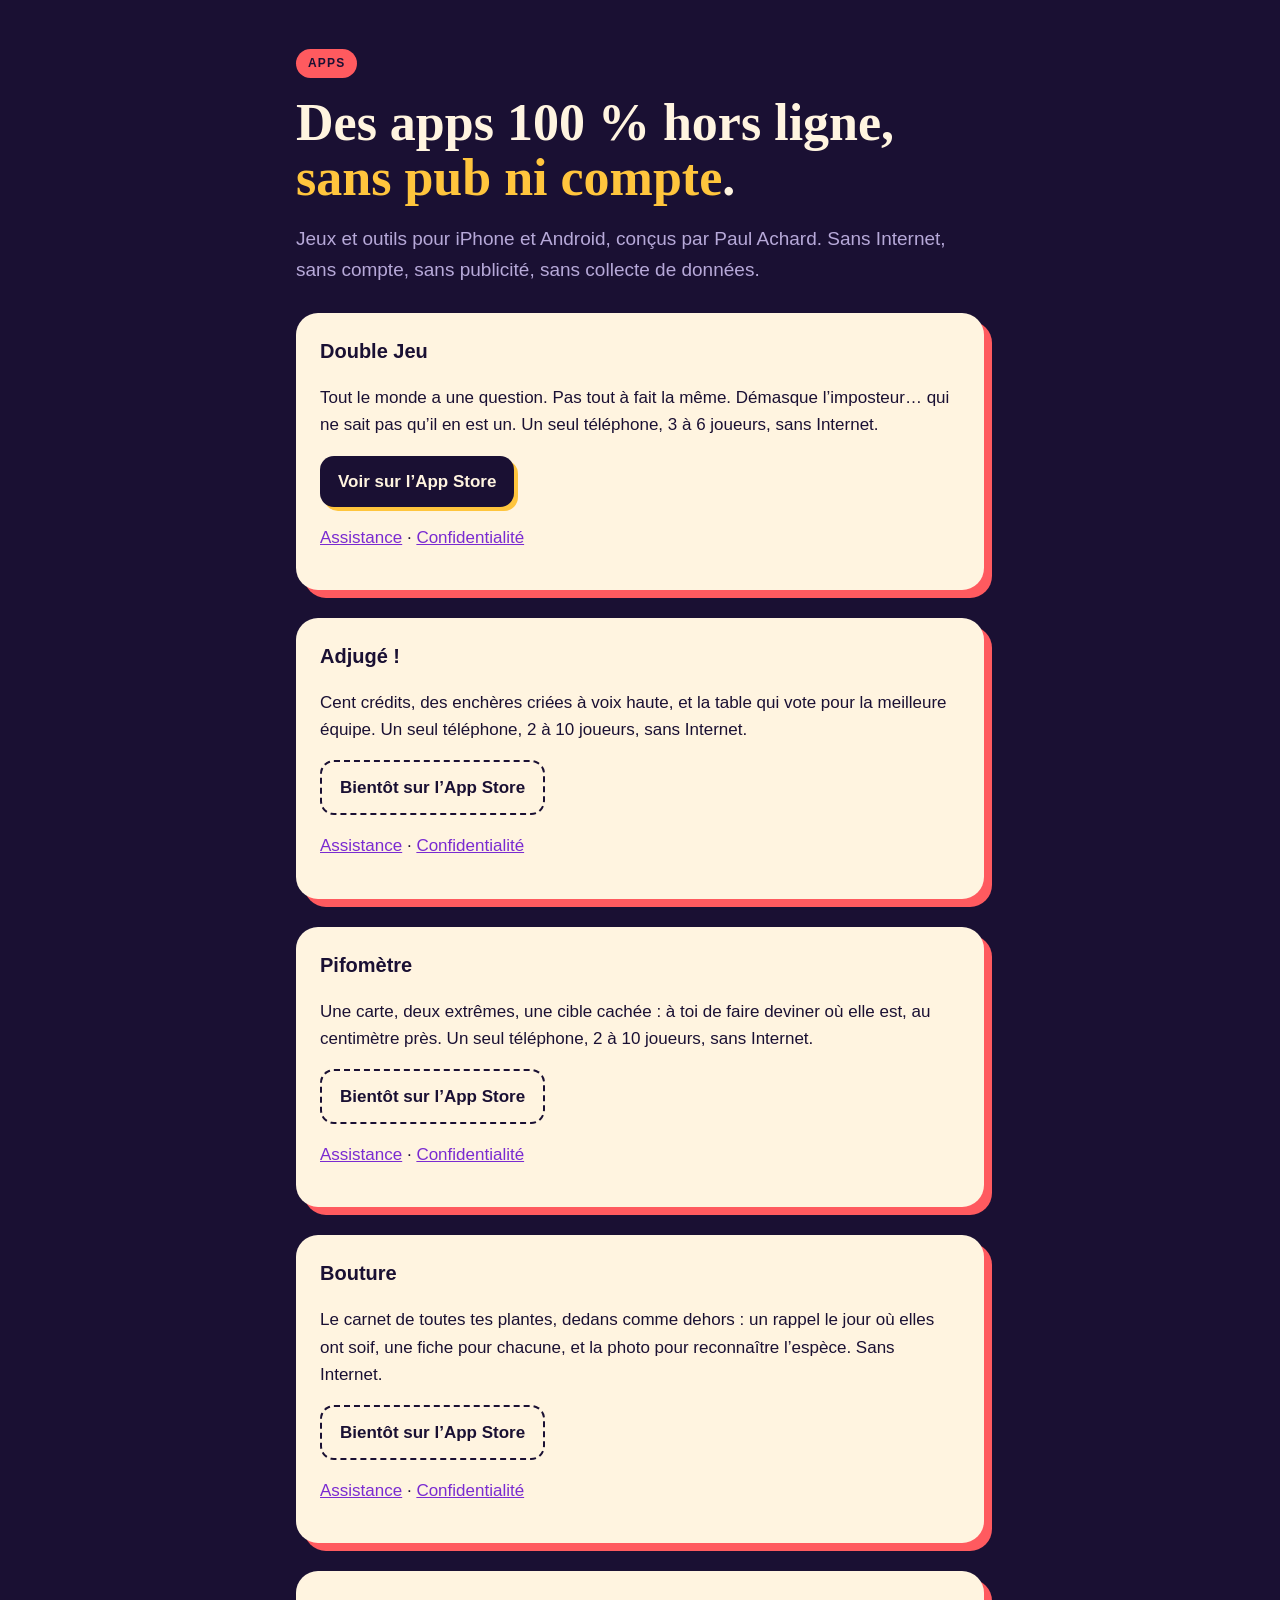
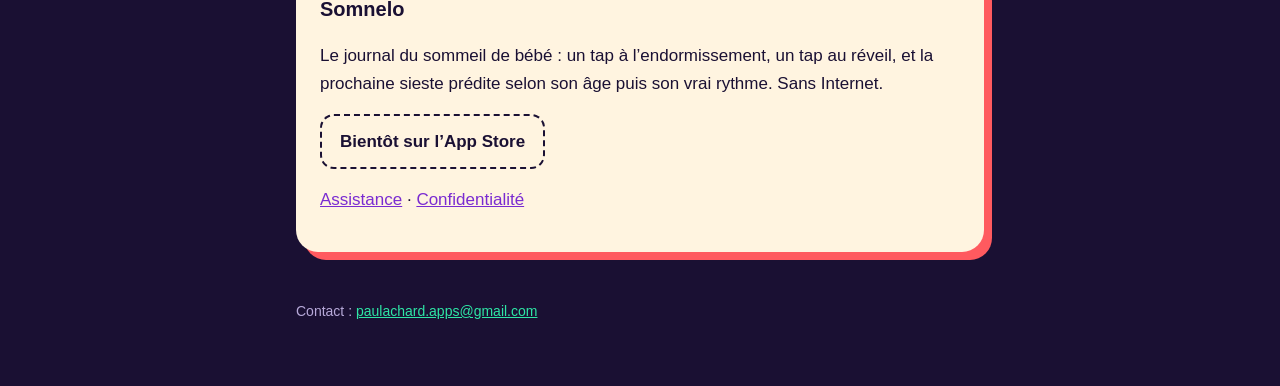
<file: index.html>
<!doctype html>
<html lang="fr"><head><meta charset="utf-8"><meta name="viewport" content="width=device-width,initial-scale=1">
<title>Paul Achard · Apps</title><link rel="stylesheet" href="style.css"></head>
<body><main>
<span class="pill">APPS</span>
<h1>Des apps 100 % hors ligne, <span>sans pub ni compte</span>.</h1>
<p class="lead">Jeux et outils pour iPhone et Android, conçus par Paul Achard. Sans Internet, sans compte, sans publicité, sans collecte de données.</p>
<div class="card"><h2>Double Jeu</h2>
<p>Tout le monde a une question. Pas tout à fait la même. Démasque l’imposteur… qui ne sait pas qu’il en est un. Un seul téléphone, 3 à 6 joueurs, sans Internet.</p>
<p><a class="store" href="https://apps.apple.com/app/apple-store/id6823913711?pt=129632517&amp;ct=site&amp;mt=8">Voir sur l’App Store</a></p>
<p><a href="double-jeu/">Assistance</a> · <a href="double-jeu/confidentialite.html">Confidentialité</a></p></div>
<div class="card"><h2>Adjugé !</h2>
<p>Cent crédits, des enchères criées à voix haute, et la table qui vote pour la meilleure équipe. Un seul téléphone, 2 à 10 joueurs, sans Internet.</p>
<p><span class="store soon">Bientôt sur l’App Store</span></p>
<p><a href="adjuge/">Assistance</a> · <a href="adjuge/confidentialite.html">Confidentialité</a></p></div>
<div class="card"><h2>Pifomètre</h2>
<p>Une carte, deux extrêmes, une cible cachée : à toi de faire deviner où elle est, au centimètre près. Un seul téléphone, 2 à 10 joueurs, sans Internet.</p>
<p><span class="store soon">Bientôt sur l’App Store</span></p>
<p><a href="pifometre/">Assistance</a> · <a href="pifometre/confidentialite.html">Confidentialité</a></p></div>
<div class="card"><h2>Bouture</h2>
<p>Le carnet de toutes tes plantes, dedans comme dehors : un rappel le jour où elles ont soif, une fiche pour chacune, et la photo pour reconnaître l’espèce. Sans Internet.</p>
<p><span class="store soon">Bientôt sur l’App Store</span></p>
<p><a href="bouture/">Assistance</a> · <a href="bouture/confidentialite.html">Confidentialité</a></p></div>
<div class="card"><h2>Somnelo</h2>
<p>Le journal du sommeil de bébé : un tap à l’endormissement, un tap au réveil, et la prochaine sieste prédite selon son âge puis son vrai rythme. Sans Internet.</p>
<p><span class="store soon">Bientôt sur l’App Store</span></p>
<p><a href="somnelo/">Assistance</a> · <a href="somnelo/confidentialite.html">Confidentialité</a></p></div>
<footer>Contact : <a href="mailto:paulachard.apps@gmail.com">paulachard.apps@gmail.com</a></footer>
</main></body></html>
</file>
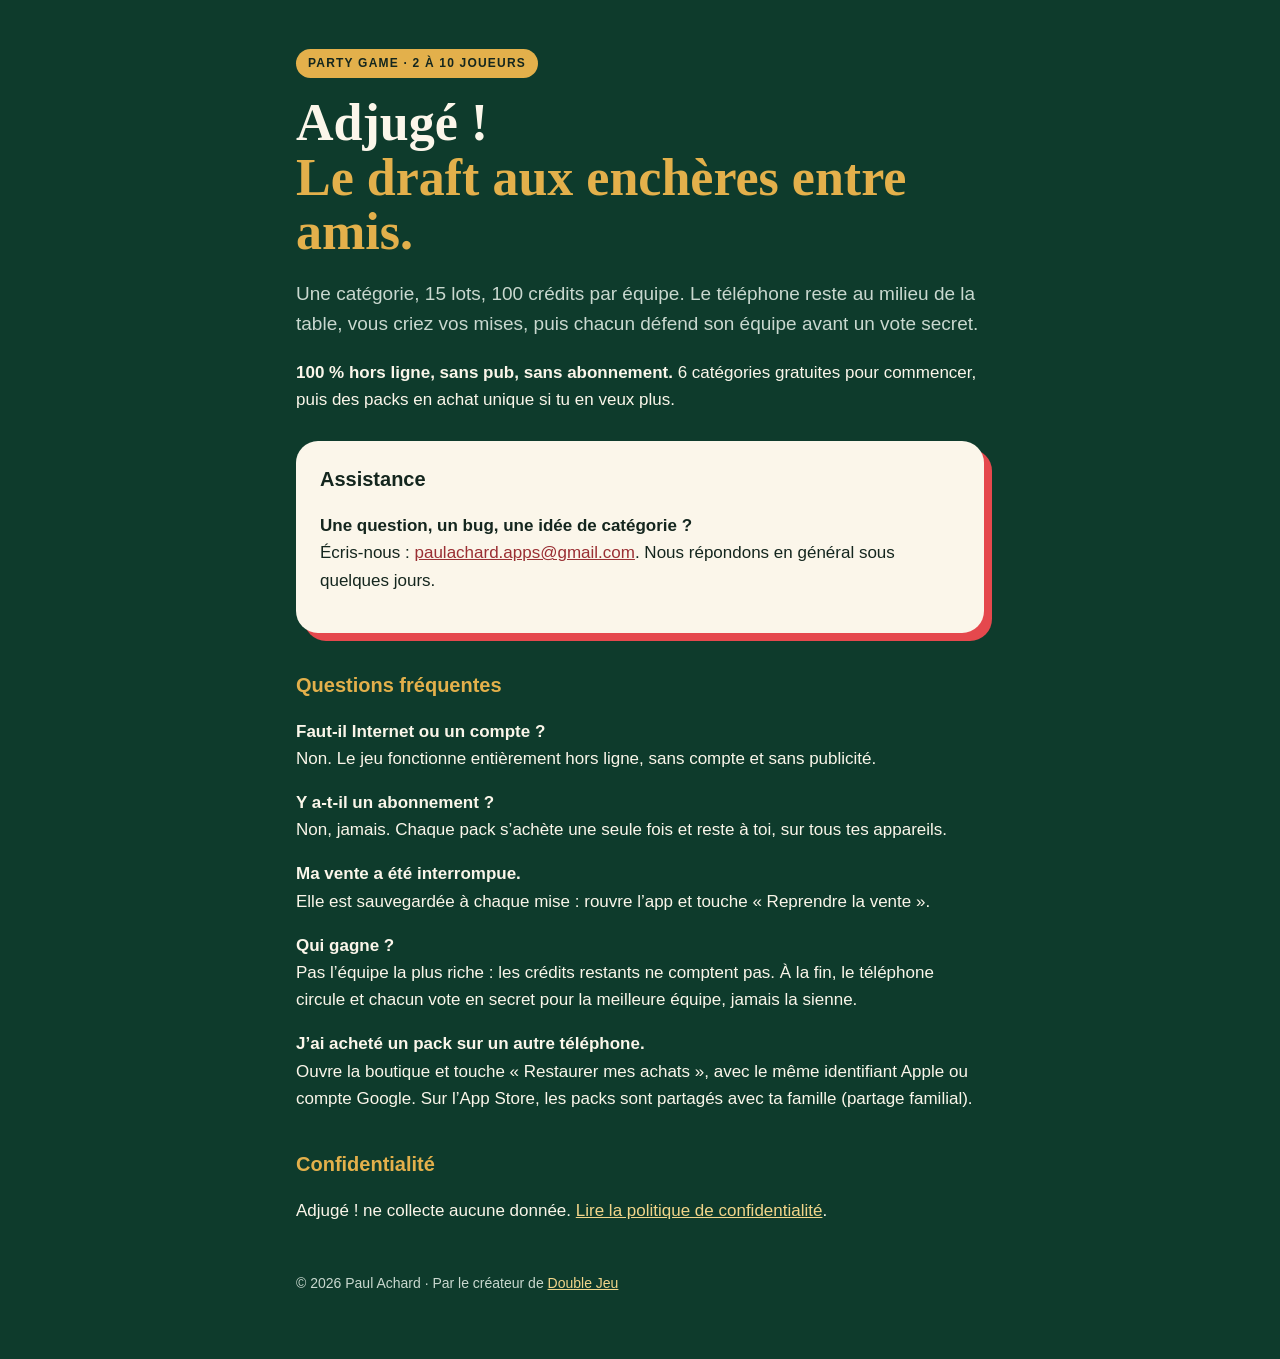
<file: adjuge/index.html>
<!doctype html>
<html lang="fr"><head><meta charset="utf-8"><meta name="viewport" content="width=device-width,initial-scale=1">
<title>Adjugé ! · Assistance</title><meta name="description" content="Adjugé !, le draft aux enchères entre amis. Assistance et contact.">
<link rel="stylesheet" href="../style.css"><link rel="stylesheet" href="adjuge.css"></head>
<body><main>
<span class="pill">PARTY GAME · 2 À 10 JOUEURS</span>
<h1>Adjugé !<br><span>Le draft aux enchères entre amis.</span></h1>
<p class="lead">Une catégorie, 15 lots, 100 crédits par équipe. Le téléphone reste au milieu de la table, vous criez vos mises, puis chacun défend son équipe avant un vote secret.</p>
<p><strong>100 % hors ligne, sans pub, sans abonnement.</strong> 6 catégories gratuites pour commencer, puis des packs en achat unique si tu en veux plus.</p>

<div class="card">
<h2>Assistance</h2>
<p><strong>Une question, un bug, une idée de catégorie ?</strong><br>
Écris-nous : <a href="mailto:paulachard.apps@gmail.com?subject=Adjug%C3%A9%20!">paulachard.apps@gmail.com</a>. Nous répondons en général sous quelques jours.</p>
</div>

<h2>Questions fréquentes</h2>
<p><strong>Faut-il Internet ou un compte ?</strong><br>Non. Le jeu fonctionne entièrement hors ligne, sans compte et sans publicité.</p>
<p><strong>Y a-t-il un abonnement ?</strong><br>Non, jamais. Chaque pack s’achète une seule fois et reste à toi, sur tous tes appareils.</p>
<p><strong>Ma vente a été interrompue.</strong><br>Elle est sauvegardée à chaque mise : rouvre l’app et touche « Reprendre la vente ».</p>
<p><strong>Qui gagne ?</strong><br>Pas l’équipe la plus riche : les crédits restants ne comptent pas. À la fin, le téléphone circule et chacun vote en secret pour la meilleure équipe, jamais la sienne.</p>
<p><strong>J’ai acheté un pack sur un autre téléphone.</strong><br>Ouvre la boutique et touche « Restaurer mes achats », avec le même identifiant Apple ou compte Google. Sur l’App Store, les packs sont partagés avec ta famille (partage familial).</p>

<h2>Confidentialité</h2>
<p>Adjugé ! ne collecte aucune donnée. <a href="confidentialite.html">Lire la politique de confidentialité</a>.</p>
<footer>© 2026 Paul Achard · Par le créateur de <a href="../double-jeu/">Double Jeu</a></footer>
</main></body></html>
</file>
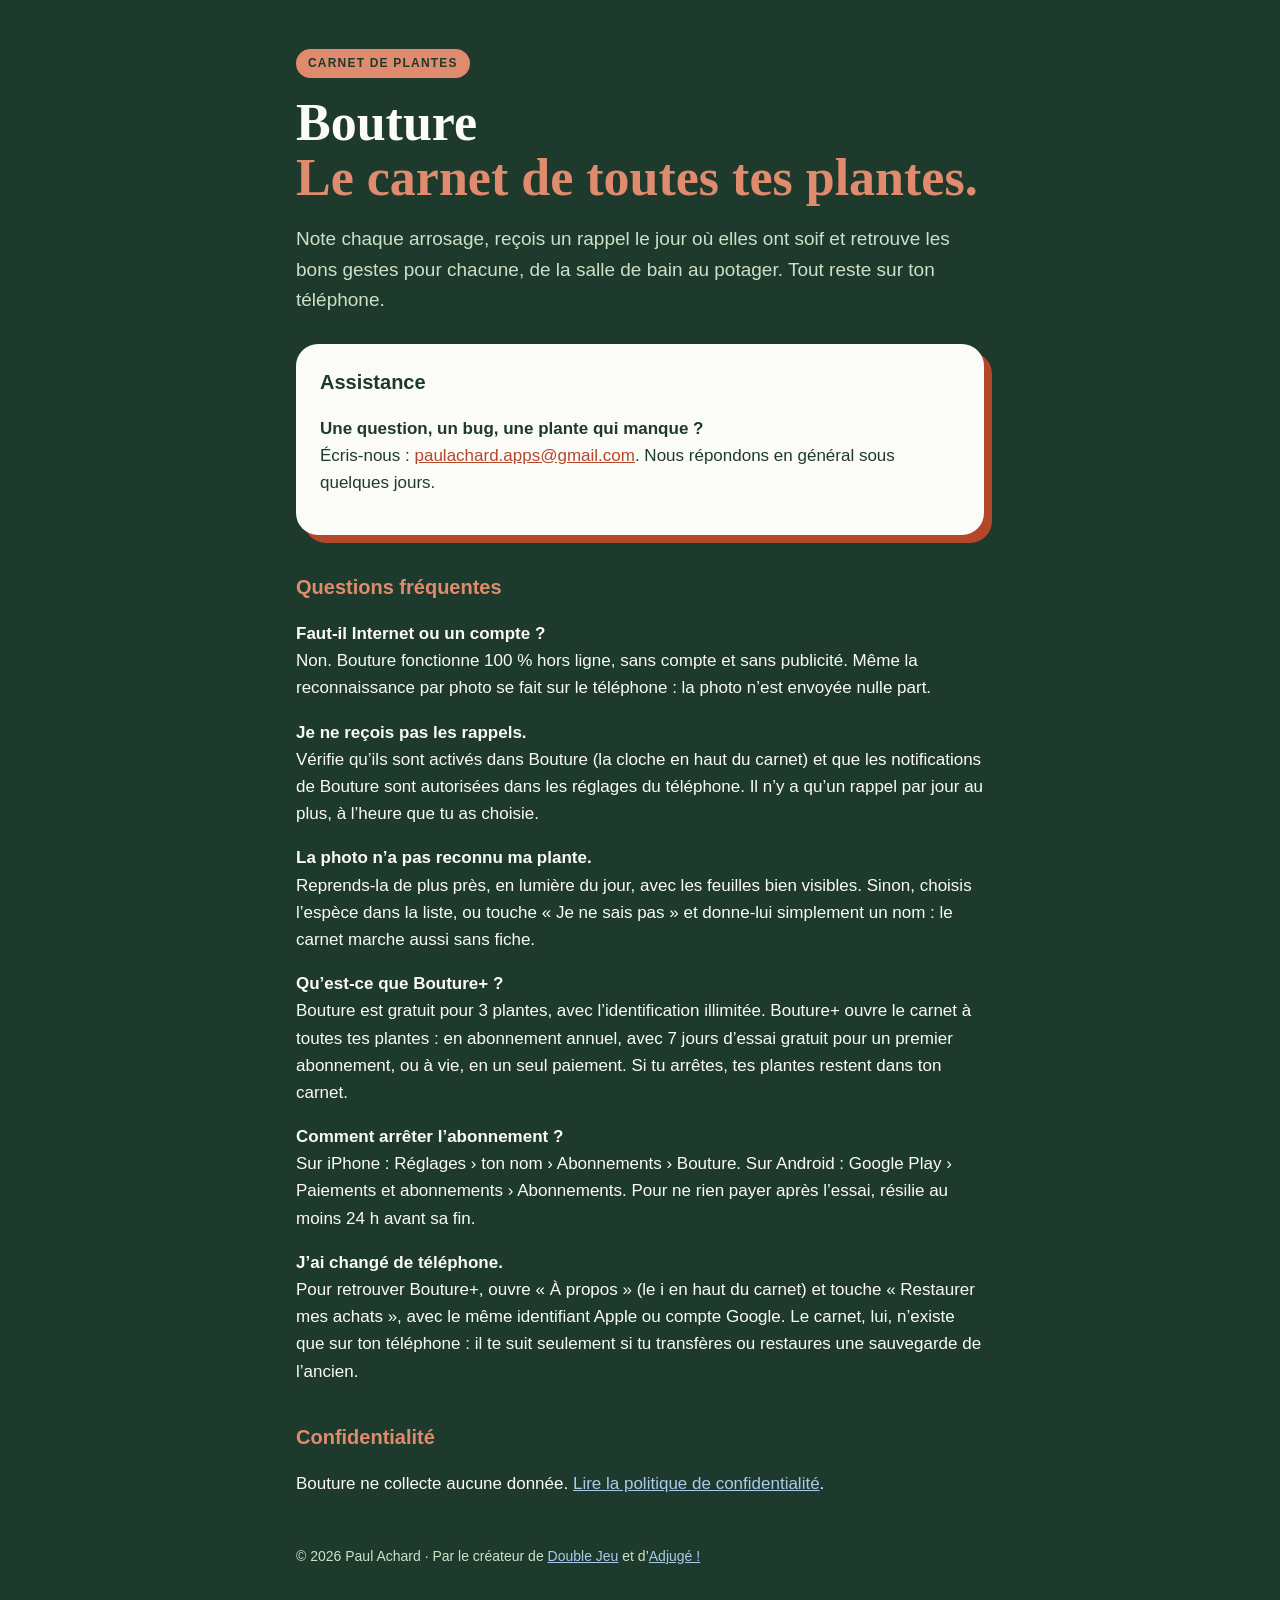
<file: bouture/index.html>
<!doctype html>
<html lang="fr"><head><meta charset="utf-8"><meta name="viewport" content="width=device-width,initial-scale=1">
<title>Bouture · Assistance</title><meta name="description" content="Bouture, le carnet de toutes tes plantes, dedans comme dehors. Assistance et contact.">
<link rel="stylesheet" href="../style.css"><link rel="stylesheet" href="bouture.css"></head>
<body><main>
<span class="pill">CARNET DE PLANTES</span>
<h1>Bouture<br><span>Le carnet de toutes tes plantes.</span></h1>
<p class="lead">Note chaque arrosage, reçois un rappel le jour où elles ont soif et retrouve les bons gestes pour chacune, de la salle de bain au potager. Tout reste sur ton téléphone.</p>

<div class="card">
<h2>Assistance</h2>
<p><strong>Une question, un bug, une plante qui manque ?</strong><br>
Écris-nous : <a href="mailto:paulachard.apps@gmail.com?subject=Bouture">paulachard.apps@gmail.com</a>. Nous répondons en général sous quelques jours.</p>
</div>

<h2>Questions fréquentes</h2>
<p><strong>Faut-il Internet ou un compte ?</strong><br>Non. Bouture fonctionne 100 % hors ligne, sans compte et sans publicité. Même la reconnaissance par photo se fait sur le téléphone : la photo n’est envoyée nulle part.</p>
<p><strong>Je ne reçois pas les rappels.</strong><br>Vérifie qu’ils sont activés dans Bouture (la cloche en haut du carnet) et que les notifications de Bouture sont autorisées dans les réglages du téléphone. Il n’y a qu’un rappel par jour au plus, à l’heure que tu as choisie.</p>
<p><strong>La photo n’a pas reconnu ma plante.</strong><br>Reprends-la de plus près, en lumière du jour, avec les feuilles bien visibles. Sinon, choisis l’espèce dans la liste, ou touche « Je ne sais pas » et donne-lui simplement un nom : le carnet marche aussi sans fiche.</p>
<p><strong>Qu’est-ce que Bouture+ ?</strong><br>Bouture est gratuit pour 3 plantes, avec l’identification illimitée. Bouture+ ouvre le carnet à toutes tes plantes : en abonnement annuel, avec 7 jours d’essai gratuit pour un premier abonnement, ou à vie, en un seul paiement. Si tu arrêtes, tes plantes restent dans ton carnet.</p>
<p><strong>Comment arrêter l’abonnement ?</strong><br>Sur iPhone : Réglages › ton nom › Abonnements › Bouture. Sur Android : Google Play › Paiements et abonnements › Abonnements. Pour ne rien payer après l’essai, résilie au moins 24 h avant sa fin.</p>
<p><strong>J’ai changé de téléphone.</strong><br>Pour retrouver Bouture+, ouvre « À propos » (le i en haut du carnet) et touche « Restaurer mes achats », avec le même identifiant Apple ou compte Google. Le carnet, lui, n’existe que sur ton téléphone : il te suit seulement si tu transfères ou restaures une sauvegarde de l’ancien.</p>

<h2>Confidentialité</h2>
<p>Bouture ne collecte aucune donnée. <a href="confidentialite.html">Lire la politique de confidentialité</a>.</p>
<footer>© 2026 Paul Achard · Par le créateur de <a href="../double-jeu/">Double Jeu</a> et d’<a href="../adjuge/">Adjugé !</a></footer>
</main></body></html>
</file>
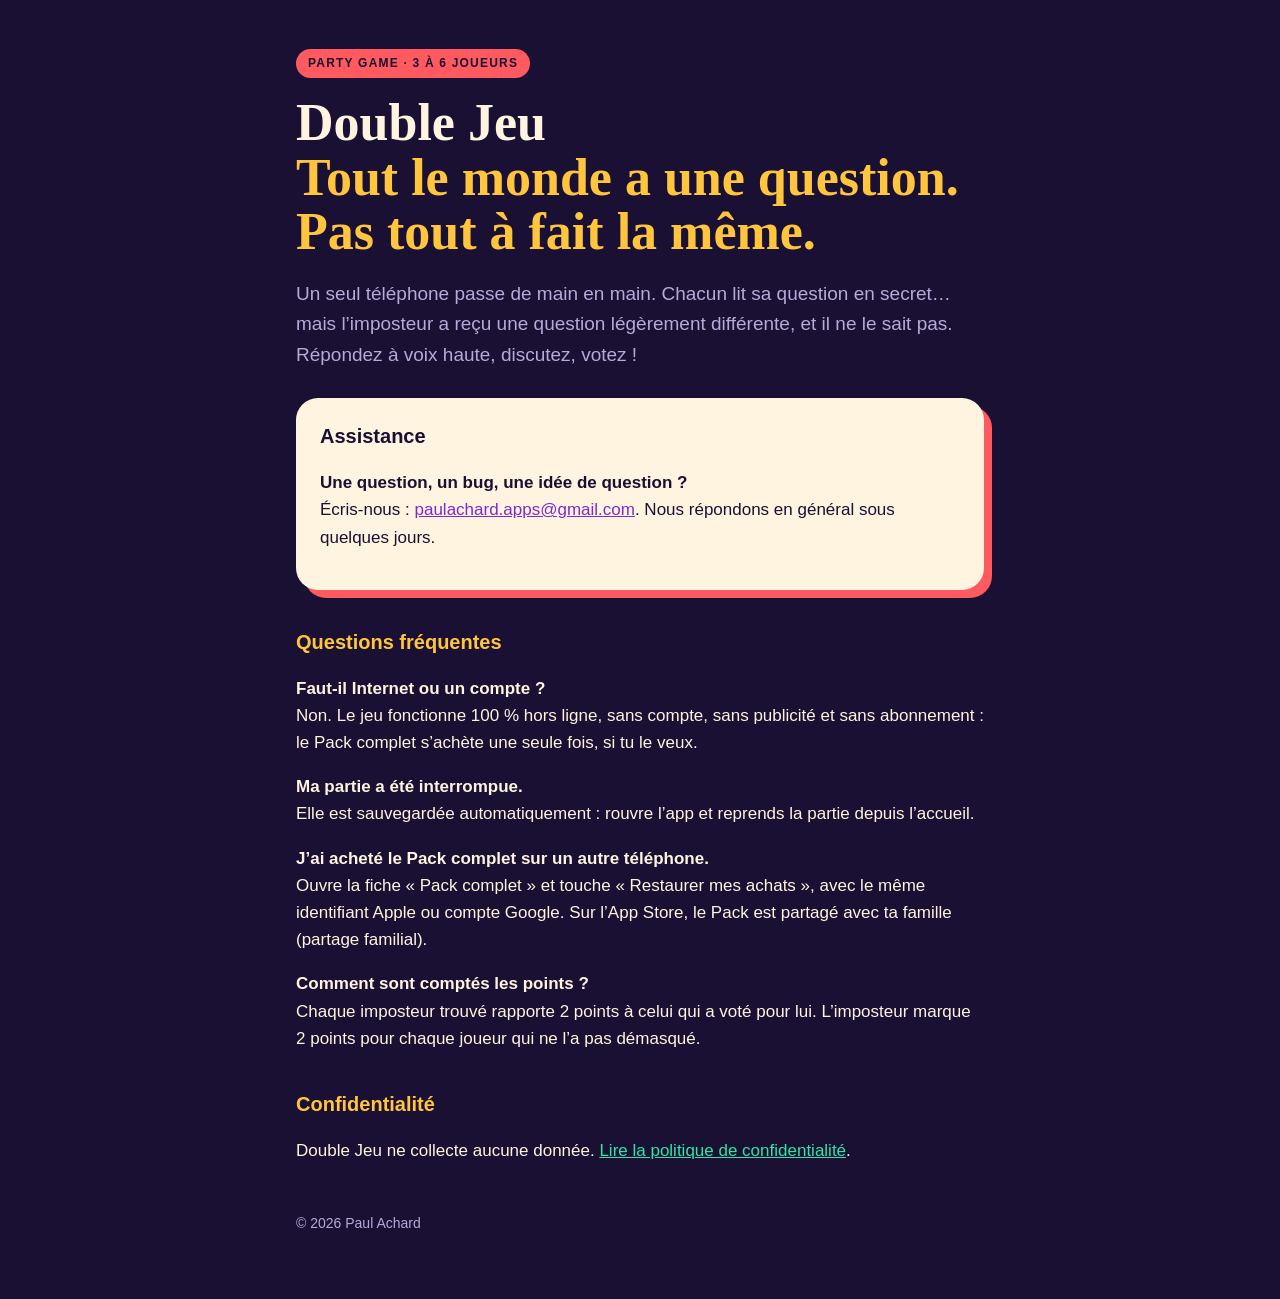
<file: double-jeu/index.html>
<!doctype html>
<html lang="fr"><head><meta charset="utf-8"><meta name="viewport" content="width=device-width,initial-scale=1">
<title>Double Jeu · Assistance</title><meta name="description" content="Double Jeu, le party game de l’imposteur qui s’ignore. Assistance et contact.">
<link rel="stylesheet" href="../style.css"></head>
<body><main>
<span class="pill">PARTY GAME · 3 À 6 JOUEURS</span>
<h1>Double Jeu<br><span>Tout le monde a une question. Pas tout à fait la même.</span></h1>
<p class="lead">Un seul téléphone passe de main en main. Chacun lit sa question en secret… mais l’imposteur a reçu une question légèrement différente, et il ne le sait pas. Répondez à voix haute, discutez, votez !</p>

<div class="card">
<h2>Assistance</h2>
<p><strong>Une question, un bug, une idée de question ?</strong><br>
Écris-nous : <a href="mailto:paulachard.apps@gmail.com?subject=Double%20Jeu">paulachard.apps@gmail.com</a>. Nous répondons en général sous quelques jours.</p>
</div>

<h2>Questions fréquentes</h2>
<p><strong>Faut-il Internet ou un compte ?</strong><br>Non. Le jeu fonctionne 100 % hors ligne, sans compte, sans publicité et sans abonnement : le Pack complet s’achète une seule fois, si tu le veux.</p>
<p><strong>Ma partie a été interrompue.</strong><br>Elle est sauvegardée automatiquement : rouvre l’app et reprends la partie depuis l’accueil.</p>
<p><strong>J’ai acheté le Pack complet sur un autre téléphone.</strong><br>Ouvre la fiche « Pack complet » et touche « Restaurer mes achats », avec le même identifiant Apple ou compte Google. Sur l’App Store, le Pack est partagé avec ta famille (partage familial).</p>
<p><strong>Comment sont comptés les points ?</strong><br>Chaque imposteur trouvé rapporte 2 points à celui qui a voté pour lui. L’imposteur marque 2 points pour chaque joueur qui ne l’a pas démasqué.</p>

<h2>Confidentialité</h2>
<p>Double Jeu ne collecte aucune donnée. <a href="confidentialite.html">Lire la politique de confidentialité</a>.</p>
<footer>© 2026 Paul Achard</footer>
</main></body></html>
</file>
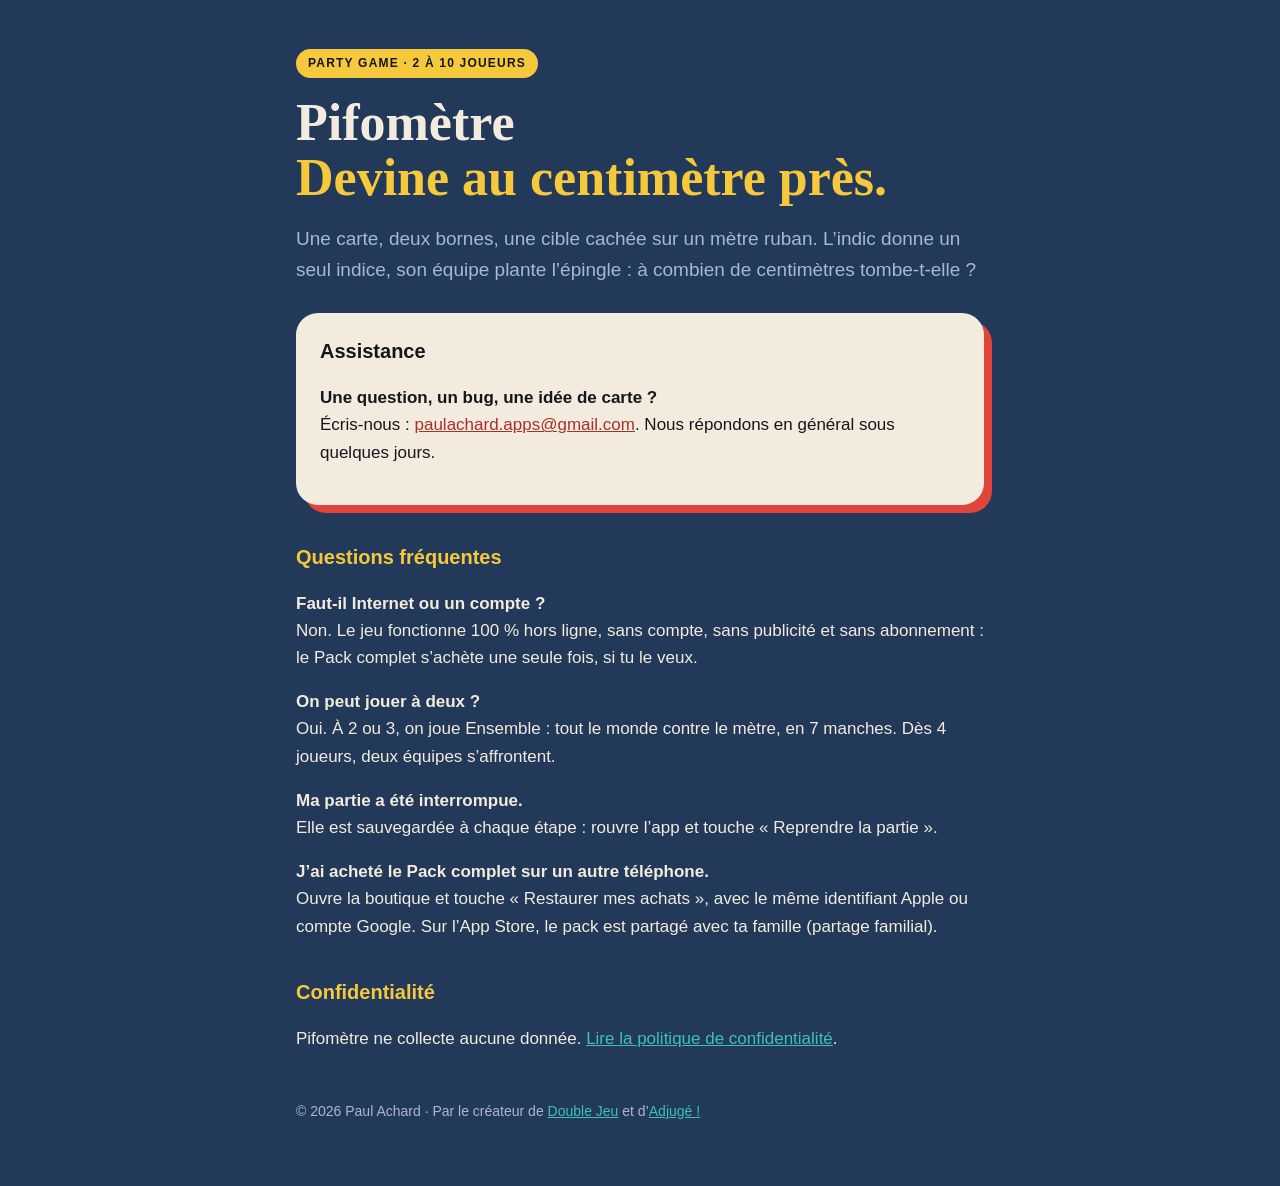
<file: pifometre/index.html>
<!doctype html>
<html lang="fr"><head><meta charset="utf-8"><meta name="viewport" content="width=device-width,initial-scale=1">
<title>Pifomètre · Assistance</title><meta name="description" content="Pifomètre, le jeu d’indices où l’on devine au centimètre près. Assistance et contact.">
<link rel="stylesheet" href="../style.css"><link rel="stylesheet" href="pifometre.css"></head>
<body><main>
<span class="pill">PARTY GAME · 2 À 10 JOUEURS</span>
<h1>Pifomètre<br><span>Devine au centimètre près.</span></h1>
<p class="lead">Une carte, deux bornes, une cible cachée sur un mètre ruban. L’indic donne un seul indice, son équipe plante l’épingle : à combien de centimètres tombe-t-elle ?</p>

<div class="card">
<h2>Assistance</h2>
<p><strong>Une question, un bug, une idée de carte ?</strong><br>
Écris-nous : <a href="mailto:paulachard.apps@gmail.com?subject=Pifom%C3%A8tre">paulachard.apps@gmail.com</a>. Nous répondons en général sous quelques jours.</p>
</div>

<h2>Questions fréquentes</h2>
<p><strong>Faut-il Internet ou un compte ?</strong><br>Non. Le jeu fonctionne 100 % hors ligne, sans compte, sans publicité et sans abonnement : le Pack complet s’achète une seule fois, si tu le veux.</p>
<p><strong>On peut jouer à deux ?</strong><br>Oui. À 2 ou 3, on joue Ensemble : tout le monde contre le mètre, en 7 manches. Dès 4 joueurs, deux équipes s’affrontent.</p>
<p><strong>Ma partie a été interrompue.</strong><br>Elle est sauvegardée à chaque étape : rouvre l’app et touche « Reprendre la partie ».</p>
<p><strong>J’ai acheté le Pack complet sur un autre téléphone.</strong><br>Ouvre la boutique et touche « Restaurer mes achats », avec le même identifiant Apple ou compte Google. Sur l’App Store, le pack est partagé avec ta famille (partage familial).</p>

<h2>Confidentialité</h2>
<p>Pifomètre ne collecte aucune donnée. <a href="confidentialite.html">Lire la politique de confidentialité</a>.</p>
<footer>© 2026 Paul Achard · Par le créateur de <a href="../double-jeu/">Double Jeu</a> et d’<a href="../adjuge/">Adjugé !</a></footer>
</main></body></html>
</file>
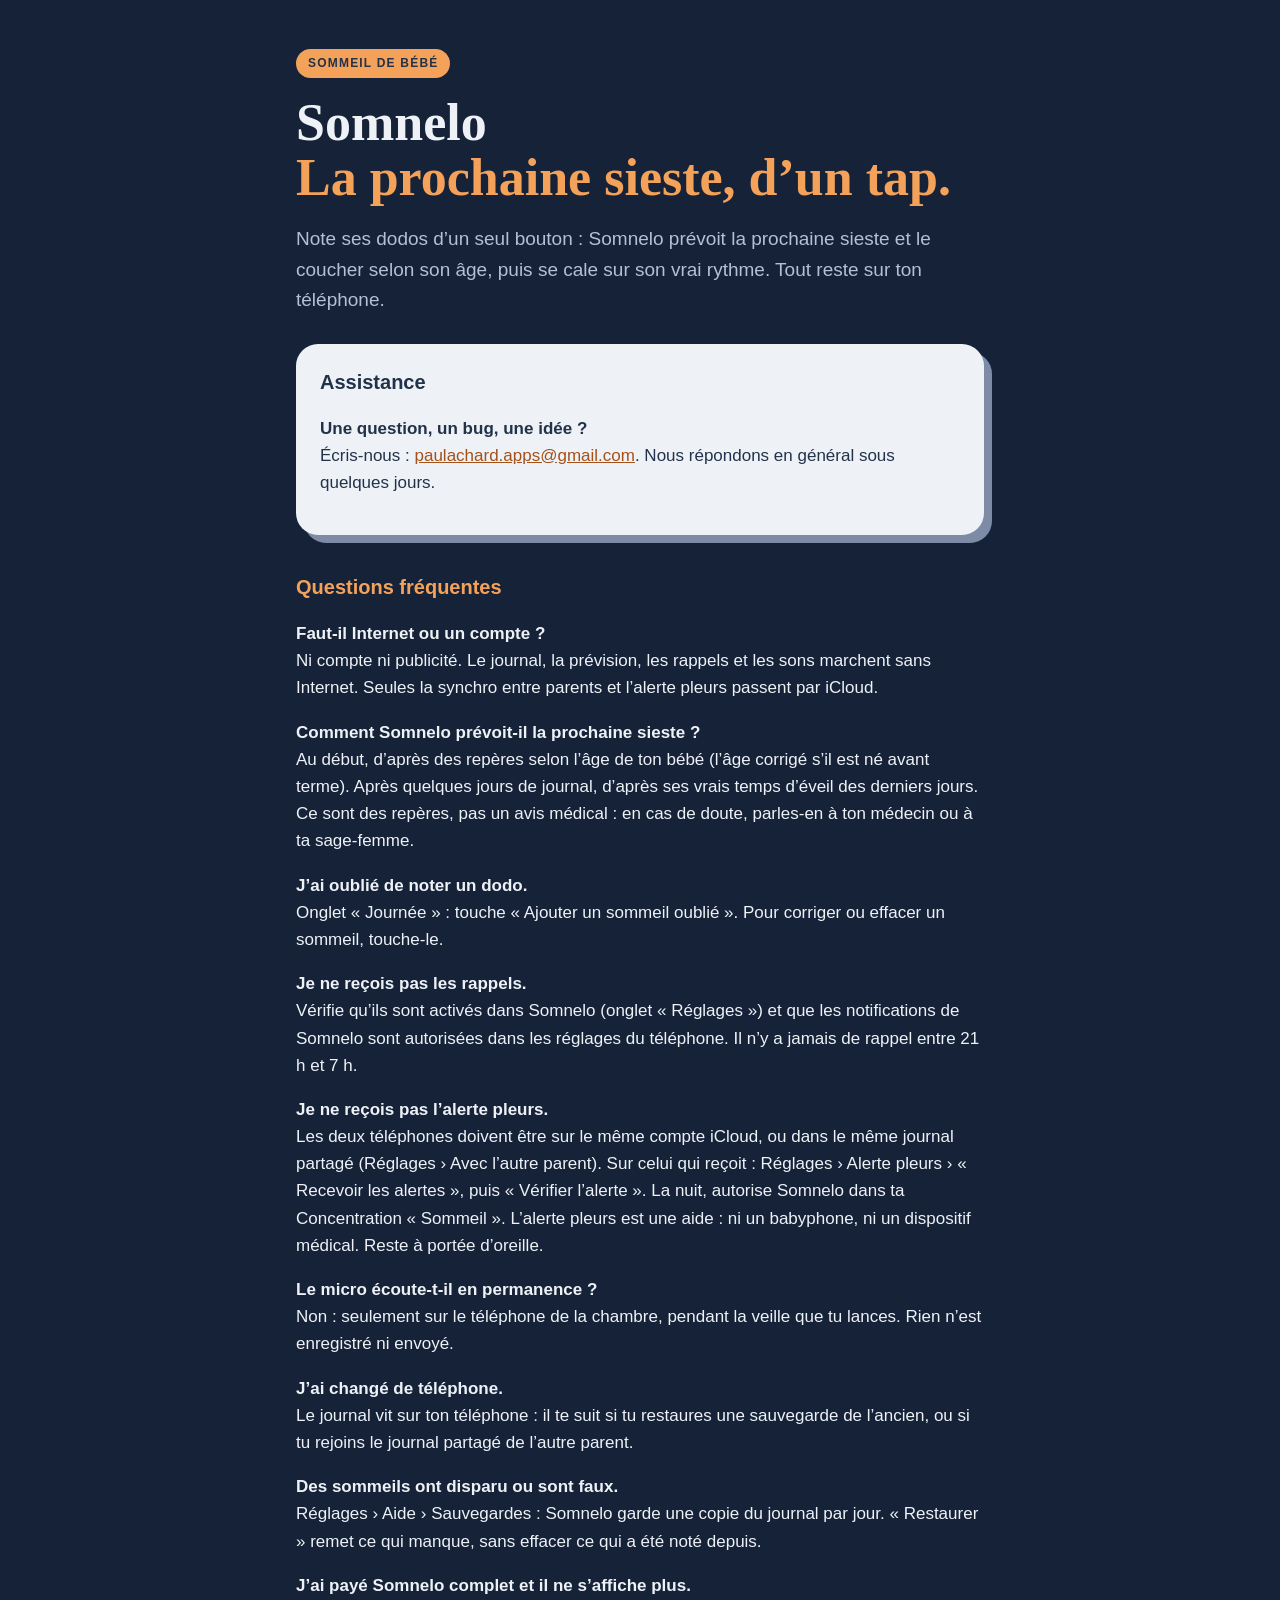
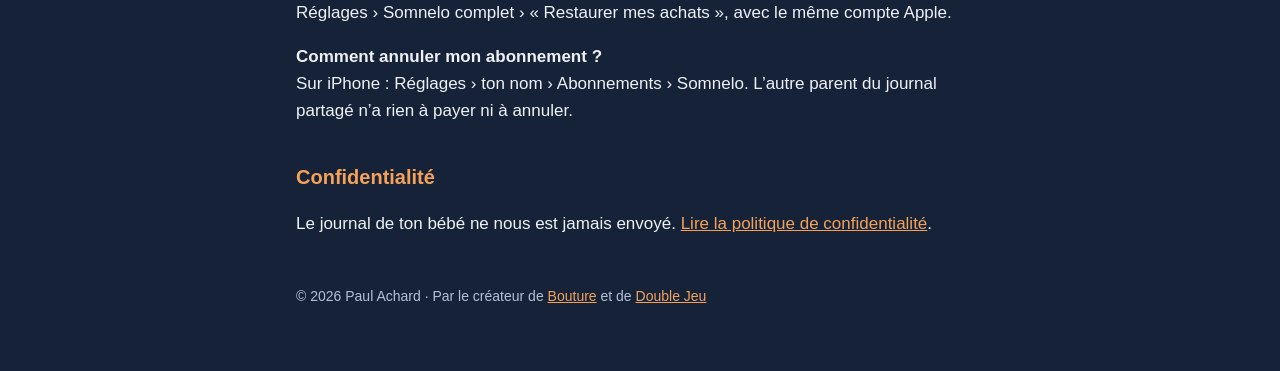
<file: somnelo/index.html>
<!doctype html>
<html lang="fr"><head><meta charset="utf-8"><meta name="viewport" content="width=device-width,initial-scale=1">
<title>Somnelo · Assistance</title><meta name="description" content="Somnelo, le journal du sommeil de bébé : la prochaine sieste prédite d’un tap. Assistance et contact.">
<link rel="stylesheet" href="../style.css"><link rel="stylesheet" href="somnelo.css"></head>
<body><main>
<span class="pill">SOMMEIL DE BÉBÉ</span>
<h1>Somnelo<br><span>La prochaine sieste, d’un tap.</span></h1>
<p class="lead">Note ses dodos d’un seul bouton : Somnelo prévoit la prochaine sieste et le coucher selon son âge, puis se cale sur son vrai rythme. Tout reste sur ton téléphone.</p>

<div class="card">
<h2>Assistance</h2>
<p><strong>Une question, un bug, une idée ?</strong><br>
Écris-nous : <a href="mailto:paulachard.apps@gmail.com?subject=Somnelo">paulachard.apps@gmail.com</a>. Nous répondons en général sous quelques jours.</p>
</div>

<h2>Questions fréquentes</h2>
<p><strong>Faut-il Internet ou un compte ?</strong><br>Ni compte ni publicité. Le journal, la prévision, les rappels et les sons marchent sans Internet. Seules la synchro entre parents et l’alerte pleurs passent par iCloud.</p>
<p><strong>Comment Somnelo prévoit-il la prochaine sieste ?</strong><br>Au début, d’après des repères selon l’âge de ton bébé (l’âge corrigé s’il est né avant terme). Après quelques jours de journal, d’après ses vrais temps d’éveil des derniers jours. Ce sont des repères, pas un avis médical : en cas de doute, parles-en à ton médecin ou à ta sage-femme.</p>
<p><strong>J’ai oublié de noter un dodo.</strong><br>Onglet « Journée » : touche « Ajouter un sommeil oublié ». Pour corriger ou effacer un sommeil, touche-le.</p>
<p><strong>Je ne reçois pas les rappels.</strong><br>Vérifie qu’ils sont activés dans Somnelo (onglet « Réglages ») et que les notifications de Somnelo sont autorisées dans les réglages du téléphone. Il n’y a jamais de rappel entre 21 h et 7 h.</p>
<p><strong>Je ne reçois pas l’alerte pleurs.</strong><br>Les deux téléphones doivent être sur le même compte iCloud, ou dans le même journal partagé (Réglages › Avec l’autre parent). Sur celui qui reçoit : Réglages › Alerte pleurs › « Recevoir les alertes », puis « Vérifier l’alerte ». La nuit, autorise Somnelo dans ta Concentration « Sommeil ». L’alerte pleurs est une aide : ni un babyphone, ni un dispositif médical. Reste à portée d’oreille.</p>
<p><strong>Le micro écoute-t-il en permanence ?</strong><br>Non : seulement sur le téléphone de la chambre, pendant la veille que tu lances. Rien n’est enregistré ni envoyé.</p>
<p><strong>J’ai changé de téléphone.</strong><br>Le journal vit sur ton téléphone : il te suit si tu restaures une sauvegarde de l’ancien, ou si tu rejoins le journal partagé de l’autre parent.</p>
<p><strong>Des sommeils ont disparu ou sont faux.</strong><br>Réglages › Aide › Sauvegardes : Somnelo garde une copie du journal par jour. « Restaurer » remet ce qui manque, sans effacer ce qui a été noté depuis.</p>
<p><strong>J’ai payé Somnelo complet et il ne s’affiche plus.</strong><br>Réglages › Somnelo complet › « Restaurer mes achats », avec le même compte Apple.</p>
<p><strong>Comment annuler mon abonnement ?</strong><br>Sur iPhone : Réglages › ton nom › Abonnements › Somnelo. L’autre parent du journal partagé n’a rien à payer ni à annuler.</p>

<h2>Confidentialité</h2>
<p>Le journal de ton bébé ne nous est jamais envoyé. <a href="confidentialite.html">Lire la politique de confidentialité</a>.</p>
<footer>© 2026 Paul Achard · Par le créateur de <a href="../bouture/">Bouture</a> et de <a href="../double-jeu/">Double Jeu</a></footer>
</main></body></html>
</file>
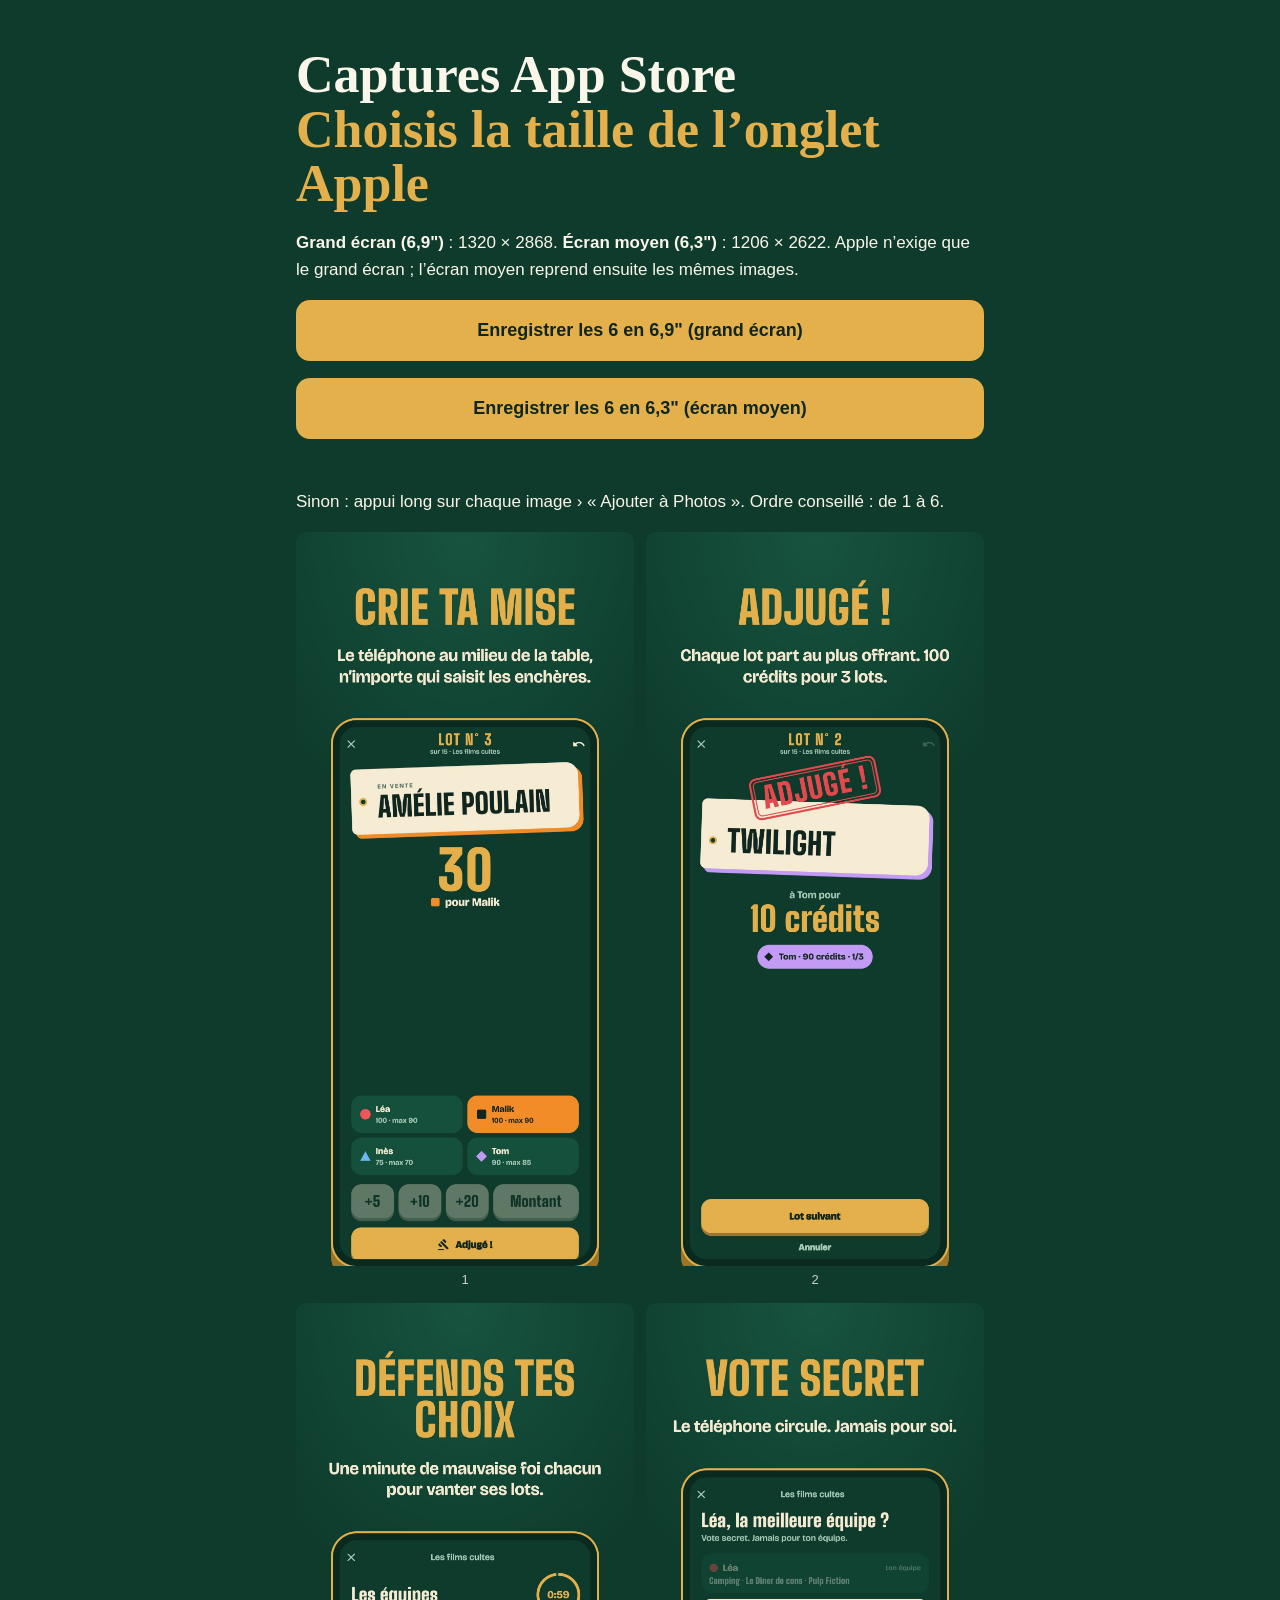
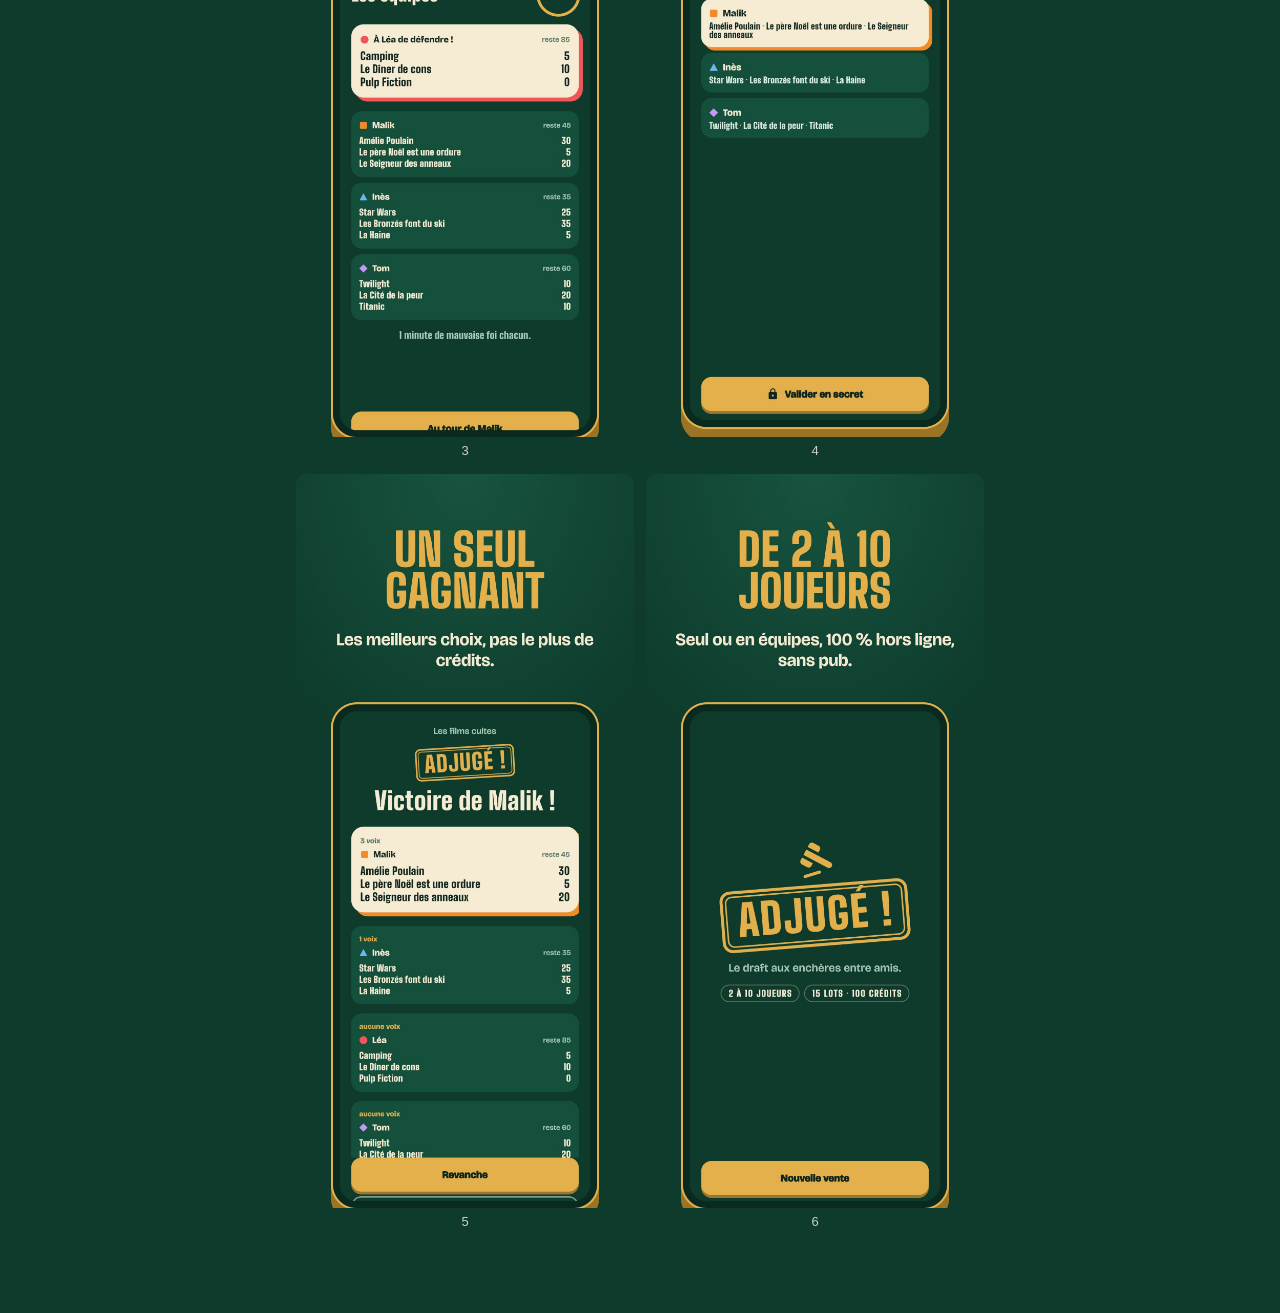
<file: adjuge/captures/index.html>
<!doctype html>
<html lang="fr"><head><meta charset="utf-8"><meta name="viewport" content="width=device-width,initial-scale=1">
<meta name="robots" content="noindex">
<title>Adjugé ! · Captures App Store</title>
<link rel="stylesheet" href="../../style.css"><link rel="stylesheet" href="../adjuge.css">
<style>
.grid{display:grid;grid-template-columns:repeat(2,1fr);gap:12px;margin:16px 0}
.grid img{width:100%;border-radius:10px;display:block}
.grid figure{margin:0}.grid figcaption{font-size:13px;opacity:.8;margin-top:4px;text-align:center}
#save,#save63{width:100%;padding:16px;font:inherit;font-weight:800;font-size:18px;border:0;border-radius:14px;background:#E3B04B;color:#10261E;cursor:pointer}
#msg{min-height:1.4em;margin-top:8px}
</style></head>
<body><main>
<h1>Captures App Store<br><span>Choisis la taille de l’onglet Apple</span></h1>
<p><strong>Grand écran (6,9")</strong> : 1320 × 2868. <strong>Écran moyen (6,3")</strong> : 1206 × 2622. Apple n’exige que le grand écran ; l’écran moyen reprend ensuite les mêmes images.</p>
<button id="save" type="button" data-size="6.9">Enregistrer les 6 en 6,9" (grand écran)</button>
<p></p>
<button id="save63" type="button" data-size="6.3">Enregistrer les 6 en 6,3" (écran moyen)</button>
<p id="msg"></p>
<p>Sinon : appui long sur chaque image › « Ajouter à Photos ». Ordre conseillé : de 1 à 6.</p>
<div class="grid">
<figure><img src="adjuge-6.9-1.jpg" alt="Capture 1 : Crie ta mise"><figcaption>1</figcaption></figure>
<figure><img src="adjuge-6.9-2.jpg" alt="Capture 2 : Adjugé !"><figcaption>2</figcaption></figure>
<figure><img src="adjuge-6.9-3.jpg" alt="Capture 3 : Défends tes choix"><figcaption>3</figcaption></figure>
<figure><img src="adjuge-6.9-4.jpg" alt="Capture 4 : Vote secret"><figcaption>4</figcaption></figure>
<figure><img src="adjuge-6.9-5.jpg" alt="Capture 5 : Un seul gagnant"><figcaption>5</figcaption></figure>
<figure><img src="adjuge-6.9-6.jpg" alt="Capture 6 : De 2 à 10 joueurs"><figcaption>6</figcaption></figure>
</div>
</main>
<script>
const msg=document.getElementById('msg');
// Préparé à l’avance : Safari n’ouvre le partage que juste après le toucher.
const files={};
for(const size of ['6.9','6.3']){
  Promise.all([1,2,3,4,5,6].map(async n=>{
    const name='adjuge-'+size+'-'+n+'.jpg';
    const blob=await (await fetch(name)).blob();
    return new File([blob],name,{type:'image/jpeg'});
  })).then(f=>{files[size]=f}).catch(()=>{});
}
for(const btn of document.querySelectorAll('button[data-size]')){
  btn.addEventListener('click',()=>{
    const f=files[btn.dataset.size];
    if(!f){msg.textContent='Chargement des images, réessaie dans une seconde.';return}
    if(!navigator.canShare||!navigator.canShare({files:f})){msg.textContent='Ton navigateur ne permet pas l’enregistrement groupé : appui long sur chaque image.';return}
    msg.textContent='';
    navigator.share({files:f}).catch(e=>{if(e.name!=='AbortError')msg.textContent='Échec : appui long sur chaque image.'});
  });
}
</script>
</body></html>
</file>
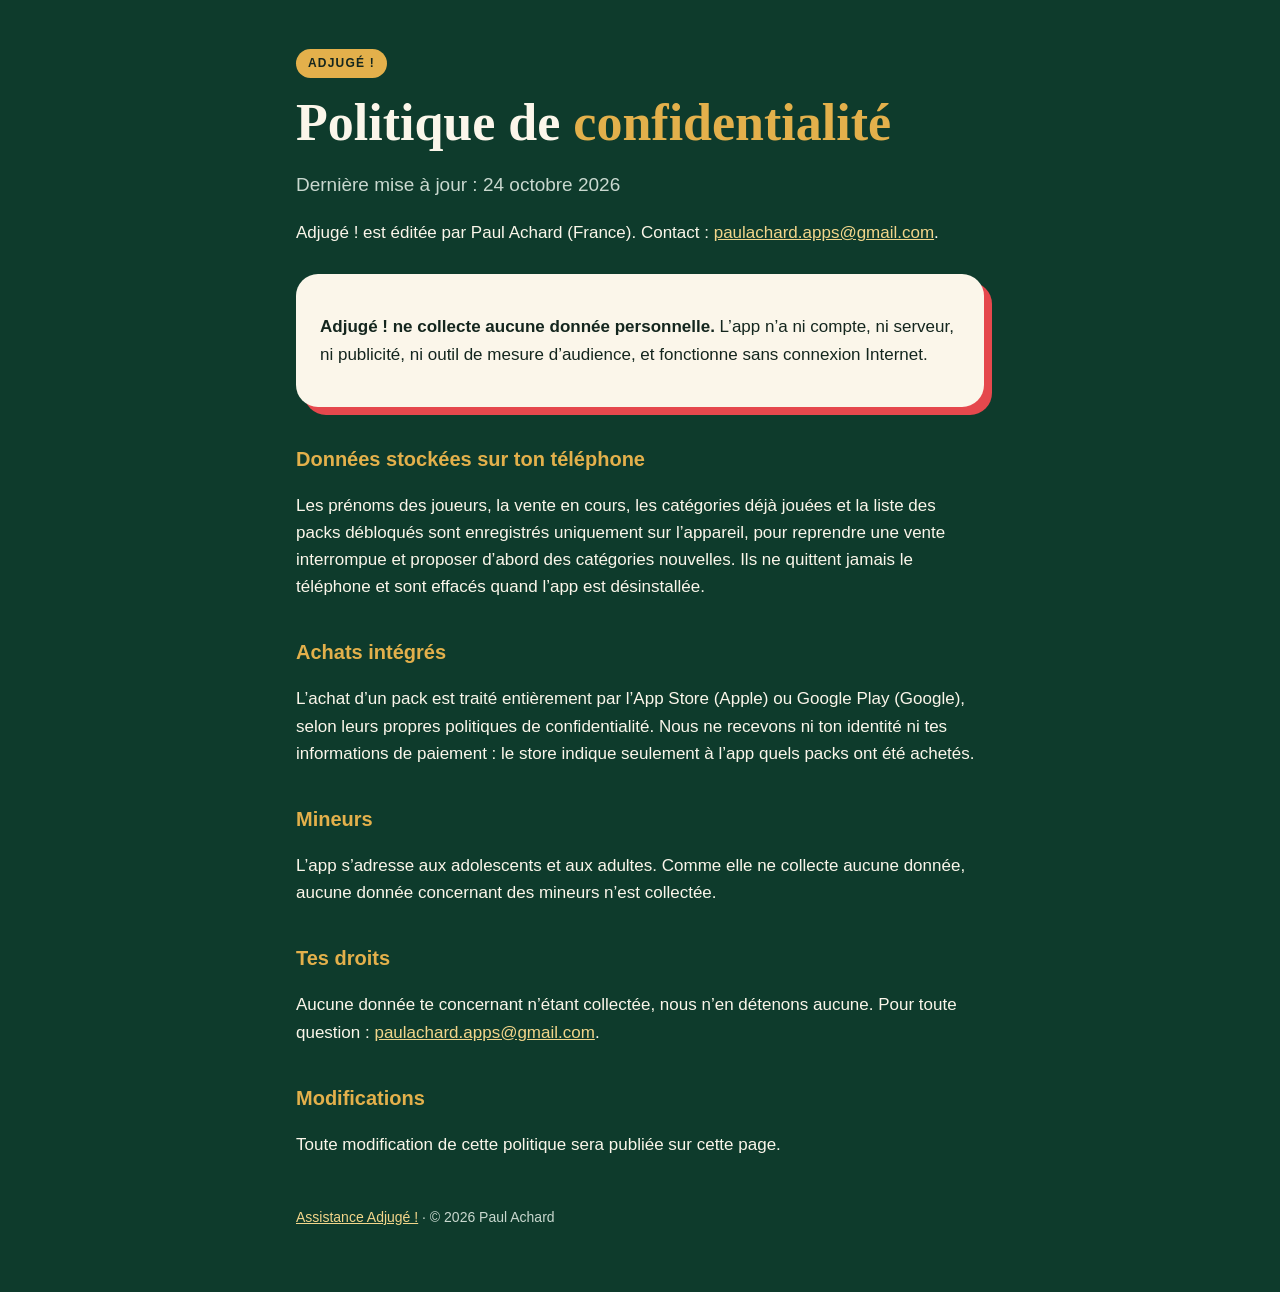
<file: adjuge/confidentialite.html>
<!doctype html>
<html lang="fr"><head><meta charset="utf-8"><meta name="viewport" content="width=device-width,initial-scale=1">
<title>Adjugé ! · Confidentialité</title><link rel="stylesheet" href="../style.css"><link rel="stylesheet" href="adjuge.css"></head>
<body><main>
<span class="pill">ADJUGÉ !</span>
<h1>Politique de <span>confidentialité</span></h1>
<p class="lead">Dernière mise à jour : 24 octobre 2026</p>
<p>Adjugé ! est éditée par Paul Achard (France). Contact : <a href="mailto:paulachard.apps@gmail.com">paulachard.apps@gmail.com</a>.</p>
<div class="card"><p><strong>Adjugé ! ne collecte aucune donnée personnelle.</strong> L’app n’a ni compte, ni serveur, ni publicité, ni outil de mesure d’audience, et fonctionne sans connexion Internet.</p></div>
<h2>Données stockées sur ton téléphone</h2>
<p>Les prénoms des joueurs, la vente en cours, les catégories déjà jouées et la liste des packs débloqués sont enregistrés uniquement sur l’appareil, pour reprendre une vente interrompue et proposer d’abord des catégories nouvelles. Ils ne quittent jamais le téléphone et sont effacés quand l’app est désinstallée.</p>
<h2>Achats intégrés</h2>
<p>L’achat d’un pack est traité entièrement par l’App Store (Apple) ou Google Play (Google), selon leurs propres politiques de confidentialité. Nous ne recevons ni ton identité ni tes informations de paiement : le store indique seulement à l’app quels packs ont été achetés.</p>
<h2>Mineurs</h2>
<p>L’app s’adresse aux adolescents et aux adultes. Comme elle ne collecte aucune donnée, aucune donnée concernant des mineurs n’est collectée.</p>
<h2>Tes droits</h2>
<p>Aucune donnée te concernant n’étant collectée, nous n’en détenons aucune. Pour toute question : <a href="mailto:paulachard.apps@gmail.com">paulachard.apps@gmail.com</a>.</p>
<h2>Modifications</h2>
<p>Toute modification de cette politique sera publiée sur cette page.</p>
<footer><a href="./">Assistance Adjugé !</a> · © 2026 Paul Achard</footer>
</main></body></html>
</file>
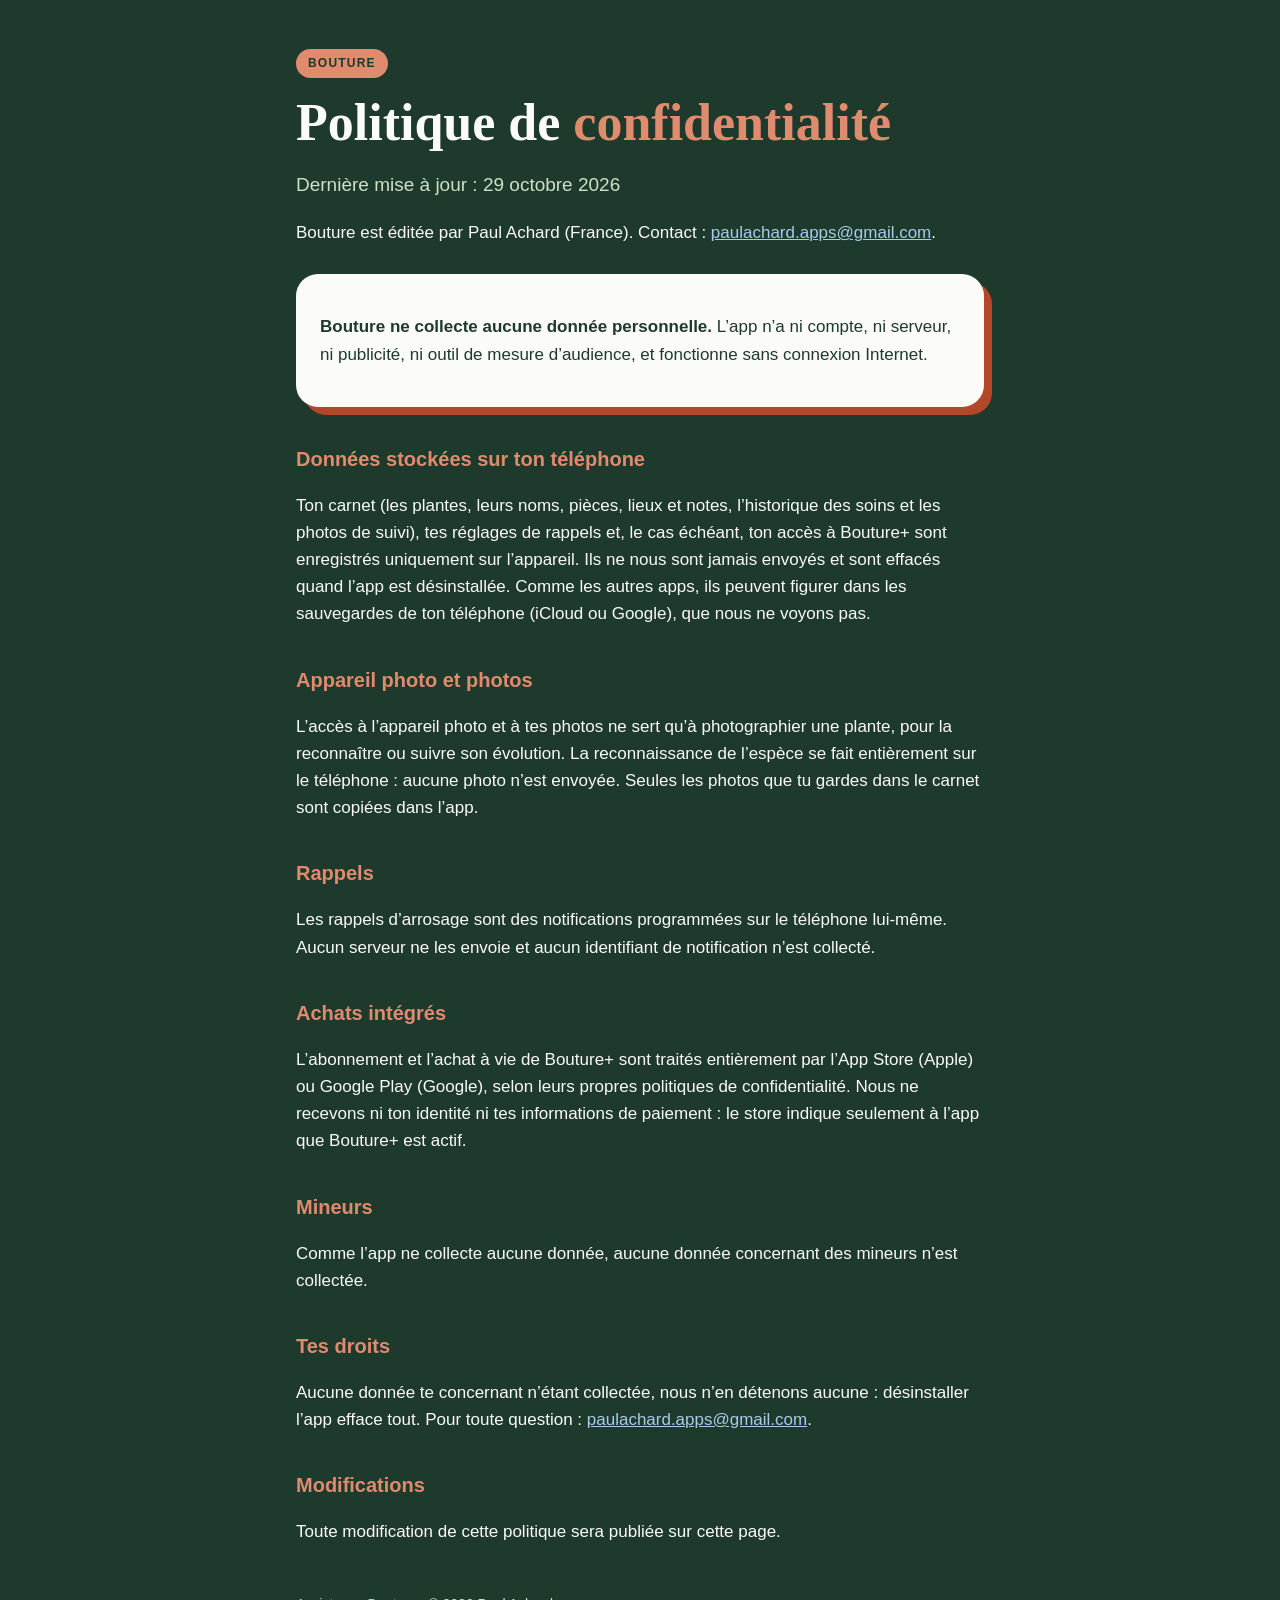
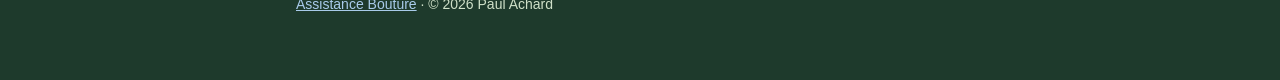
<file: bouture/confidentialite.html>
<!doctype html>
<html lang="fr"><head><meta charset="utf-8"><meta name="viewport" content="width=device-width,initial-scale=1">
<title>Bouture · Confidentialité</title><link rel="stylesheet" href="../style.css"><link rel="stylesheet" href="bouture.css"></head>
<body><main>
<span class="pill">BOUTURE</span>
<h1>Politique de <span>confidentialité</span></h1>
<p class="lead">Dernière mise à jour : 29 octobre 2026</p>
<p>Bouture est éditée par Paul Achard (France). Contact : <a href="mailto:paulachard.apps@gmail.com">paulachard.apps@gmail.com</a>.</p>
<div class="card"><p><strong>Bouture ne collecte aucune donnée personnelle.</strong> L’app n’a ni compte, ni serveur, ni publicité, ni outil de mesure d’audience, et fonctionne sans connexion Internet.</p></div>
<h2>Données stockées sur ton téléphone</h2>
<p>Ton carnet (les plantes, leurs noms, pièces, lieux et notes, l’historique des soins et les photos de suivi), tes réglages de rappels et, le cas échéant, ton accès à Bouture+ sont enregistrés uniquement sur l’appareil. Ils ne nous sont jamais envoyés et sont effacés quand l’app est désinstallée. Comme les autres apps, ils peuvent figurer dans les sauvegardes de ton téléphone (iCloud ou Google), que nous ne voyons pas.</p>
<h2>Appareil photo et photos</h2>
<p>L’accès à l’appareil photo et à tes photos ne sert qu’à photographier une plante, pour la reconnaître ou suivre son évolution. La reconnaissance de l’espèce se fait entièrement sur le téléphone : aucune photo n’est envoyée. Seules les photos que tu gardes dans le carnet sont copiées dans l’app.</p>
<h2>Rappels</h2>
<p>Les rappels d’arrosage sont des notifications programmées sur le téléphone lui-même. Aucun serveur ne les envoie et aucun identifiant de notification n’est collecté.</p>
<h2>Achats intégrés</h2>
<p>L’abonnement et l’achat à vie de Bouture+ sont traités entièrement par l’App Store (Apple) ou Google Play (Google), selon leurs propres politiques de confidentialité. Nous ne recevons ni ton identité ni tes informations de paiement : le store indique seulement à l’app que Bouture+ est actif.</p>
<h2>Mineurs</h2>
<p>Comme l’app ne collecte aucune donnée, aucune donnée concernant des mineurs n’est collectée.</p>
<h2>Tes droits</h2>
<p>Aucune donnée te concernant n’étant collectée, nous n’en détenons aucune : désinstaller l’app efface tout. Pour toute question : <a href="mailto:paulachard.apps@gmail.com">paulachard.apps@gmail.com</a>.</p>
<h2>Modifications</h2>
<p>Toute modification de cette politique sera publiée sur cette page.</p>
<footer><a href="./">Assistance Bouture</a> · © 2026 Paul Achard</footer>
</main></body></html>
</file>
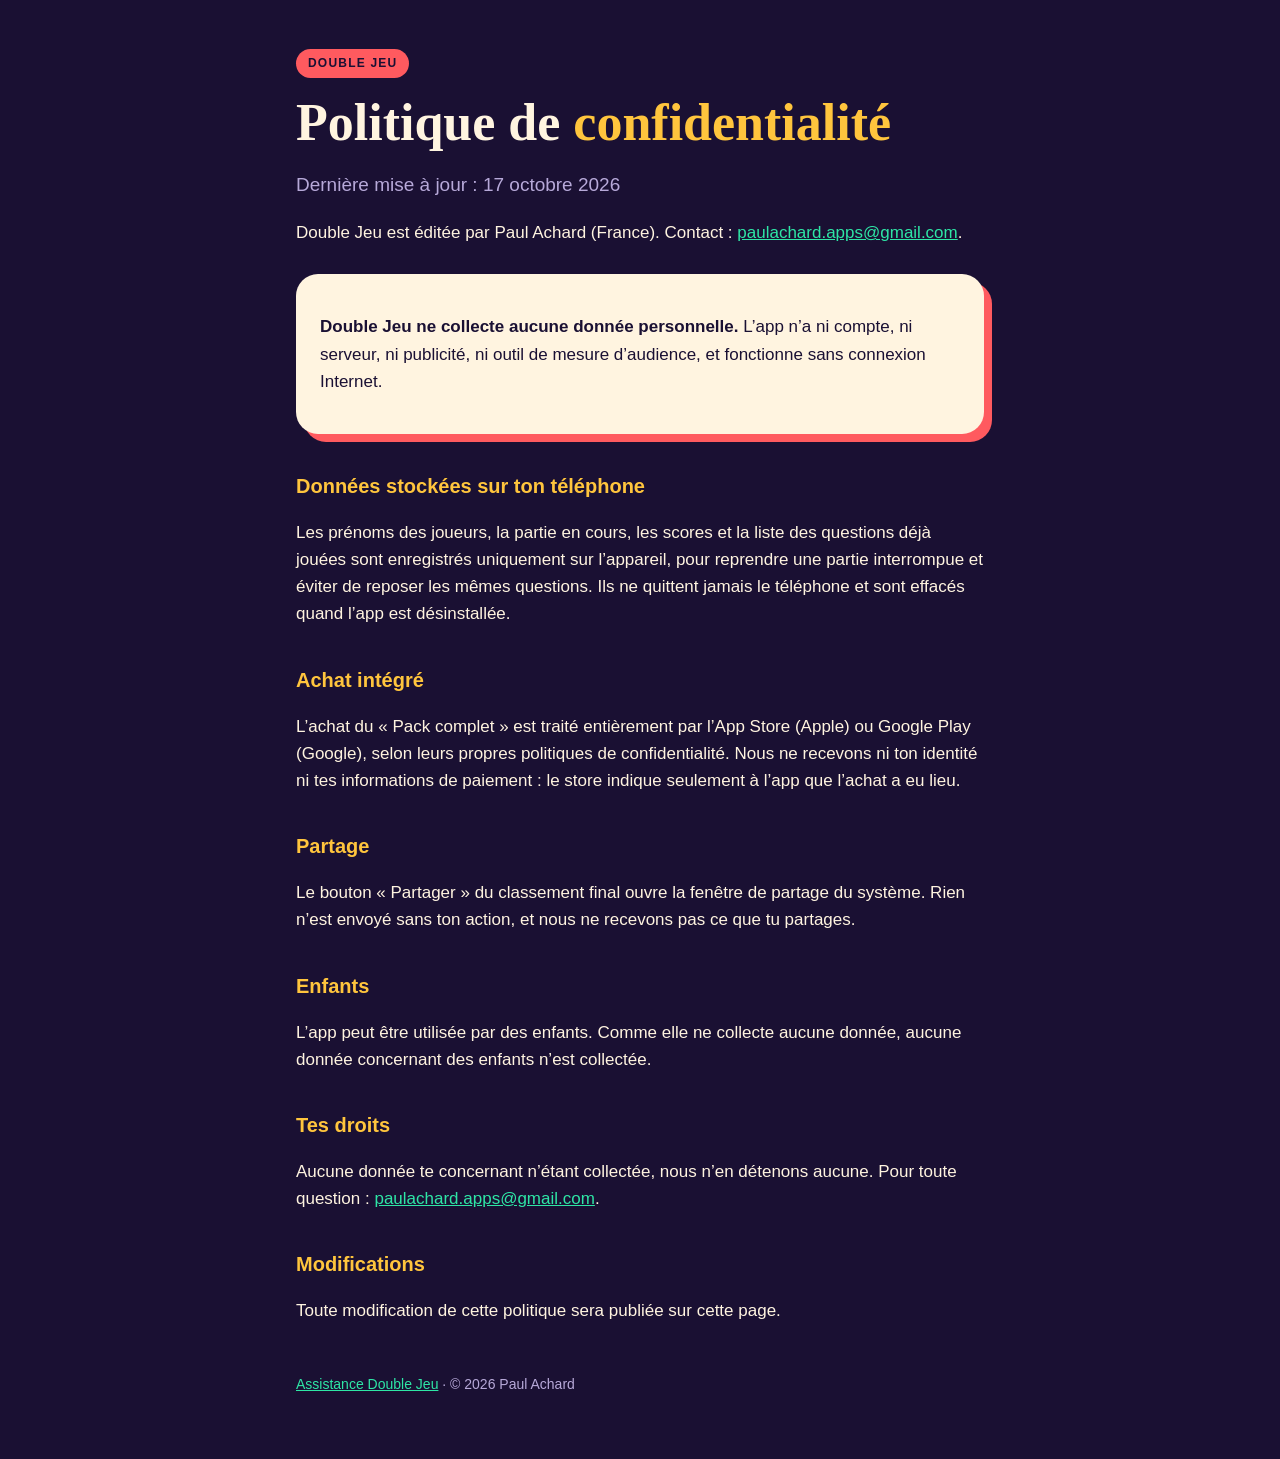
<file: double-jeu/confidentialite.html>
<!doctype html>
<html lang="fr"><head><meta charset="utf-8"><meta name="viewport" content="width=device-width,initial-scale=1">
<title>Double Jeu · Confidentialité</title><link rel="stylesheet" href="../style.css"></head>
<body><main>
<span class="pill">DOUBLE JEU</span>
<h1>Politique de <span>confidentialité</span></h1>
<p class="lead">Dernière mise à jour : 17 octobre 2026</p>
<p>Double Jeu est éditée par Paul Achard (France). Contact : <a href="mailto:paulachard.apps@gmail.com">paulachard.apps@gmail.com</a>.</p>
<div class="card"><p><strong>Double Jeu ne collecte aucune donnée personnelle.</strong> L’app n’a ni compte, ni serveur, ni publicité, ni outil de mesure d’audience, et fonctionne sans connexion Internet.</p></div>
<h2>Données stockées sur ton téléphone</h2>
<p>Les prénoms des joueurs, la partie en cours, les scores et la liste des questions déjà jouées sont enregistrés uniquement sur l’appareil, pour reprendre une partie interrompue et éviter de reposer les mêmes questions. Ils ne quittent jamais le téléphone et sont effacés quand l’app est désinstallée.</p>
<h2>Achat intégré</h2>
<p>L’achat du « Pack complet » est traité entièrement par l’App Store (Apple) ou Google Play (Google), selon leurs propres politiques de confidentialité. Nous ne recevons ni ton identité ni tes informations de paiement : le store indique seulement à l’app que l’achat a eu lieu.</p>
<h2>Partage</h2>
<p>Le bouton « Partager » du classement final ouvre la fenêtre de partage du système. Rien n’est envoyé sans ton action, et nous ne recevons pas ce que tu partages.</p>
<h2>Enfants</h2>
<p>L’app peut être utilisée par des enfants. Comme elle ne collecte aucune donnée, aucune donnée concernant des enfants n’est collectée.</p>
<h2>Tes droits</h2>
<p>Aucune donnée te concernant n’étant collectée, nous n’en détenons aucune. Pour toute question : <a href="mailto:paulachard.apps@gmail.com">paulachard.apps@gmail.com</a>.</p>
<h2>Modifications</h2>
<p>Toute modification de cette politique sera publiée sur cette page.</p>
<footer><a href="./">Assistance Double Jeu</a> · © 2026 Paul Achard</footer>
</main></body></html>
</file>
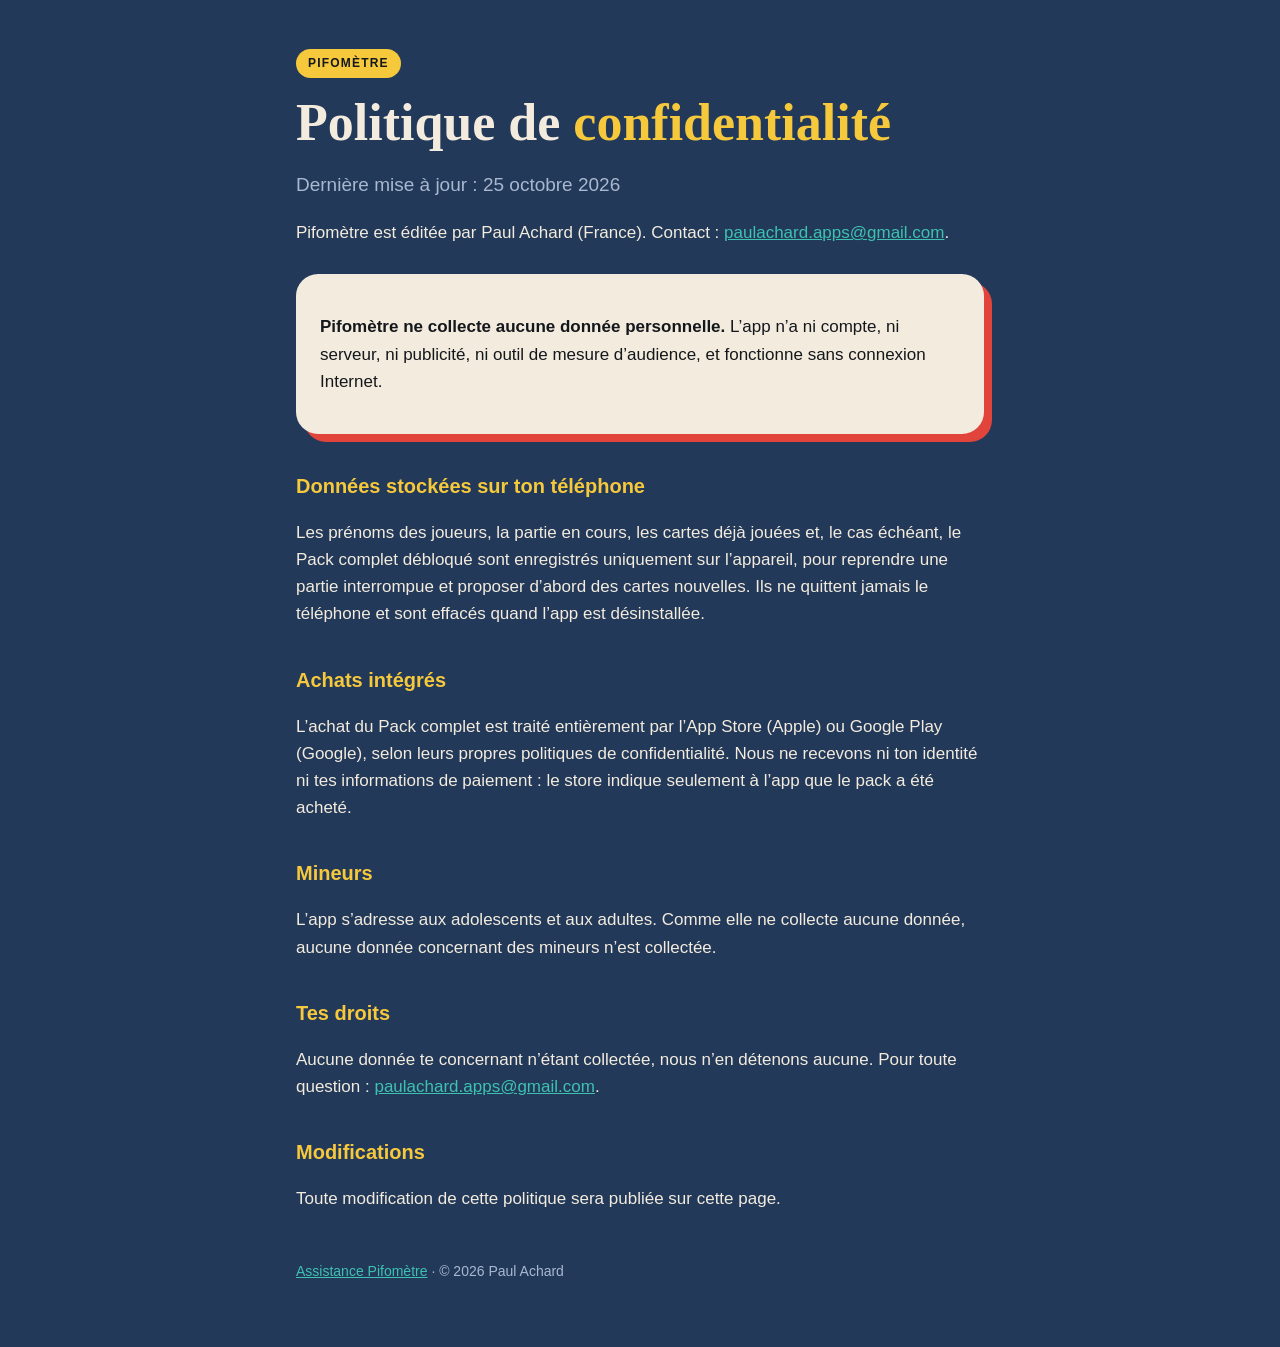
<file: pifometre/confidentialite.html>
<!doctype html>
<html lang="fr"><head><meta charset="utf-8"><meta name="viewport" content="width=device-width,initial-scale=1">
<title>Pifomètre · Confidentialité</title><link rel="stylesheet" href="../style.css"><link rel="stylesheet" href="pifometre.css"></head>
<body><main>
<span class="pill">PIFOMÈTRE</span>
<h1>Politique de <span>confidentialité</span></h1>
<p class="lead">Dernière mise à jour : 25 octobre 2026</p>
<p>Pifomètre est éditée par Paul Achard (France). Contact : <a href="mailto:paulachard.apps@gmail.com">paulachard.apps@gmail.com</a>.</p>
<div class="card"><p><strong>Pifomètre ne collecte aucune donnée personnelle.</strong> L’app n’a ni compte, ni serveur, ni publicité, ni outil de mesure d’audience, et fonctionne sans connexion Internet.</p></div>
<h2>Données stockées sur ton téléphone</h2>
<p>Les prénoms des joueurs, la partie en cours, les cartes déjà jouées et, le cas échéant, le Pack complet débloqué sont enregistrés uniquement sur l’appareil, pour reprendre une partie interrompue et proposer d’abord des cartes nouvelles. Ils ne quittent jamais le téléphone et sont effacés quand l’app est désinstallée.</p>
<h2>Achats intégrés</h2>
<p>L’achat du Pack complet est traité entièrement par l’App Store (Apple) ou Google Play (Google), selon leurs propres politiques de confidentialité. Nous ne recevons ni ton identité ni tes informations de paiement : le store indique seulement à l’app que le pack a été acheté.</p>
<h2>Mineurs</h2>
<p>L’app s’adresse aux adolescents et aux adultes. Comme elle ne collecte aucune donnée, aucune donnée concernant des mineurs n’est collectée.</p>
<h2>Tes droits</h2>
<p>Aucune donnée te concernant n’étant collectée, nous n’en détenons aucune. Pour toute question : <a href="mailto:paulachard.apps@gmail.com">paulachard.apps@gmail.com</a>.</p>
<h2>Modifications</h2>
<p>Toute modification de cette politique sera publiée sur cette page.</p>
<footer><a href="./">Assistance Pifomètre</a> · © 2026 Paul Achard</footer>
</main></body></html>
</file>
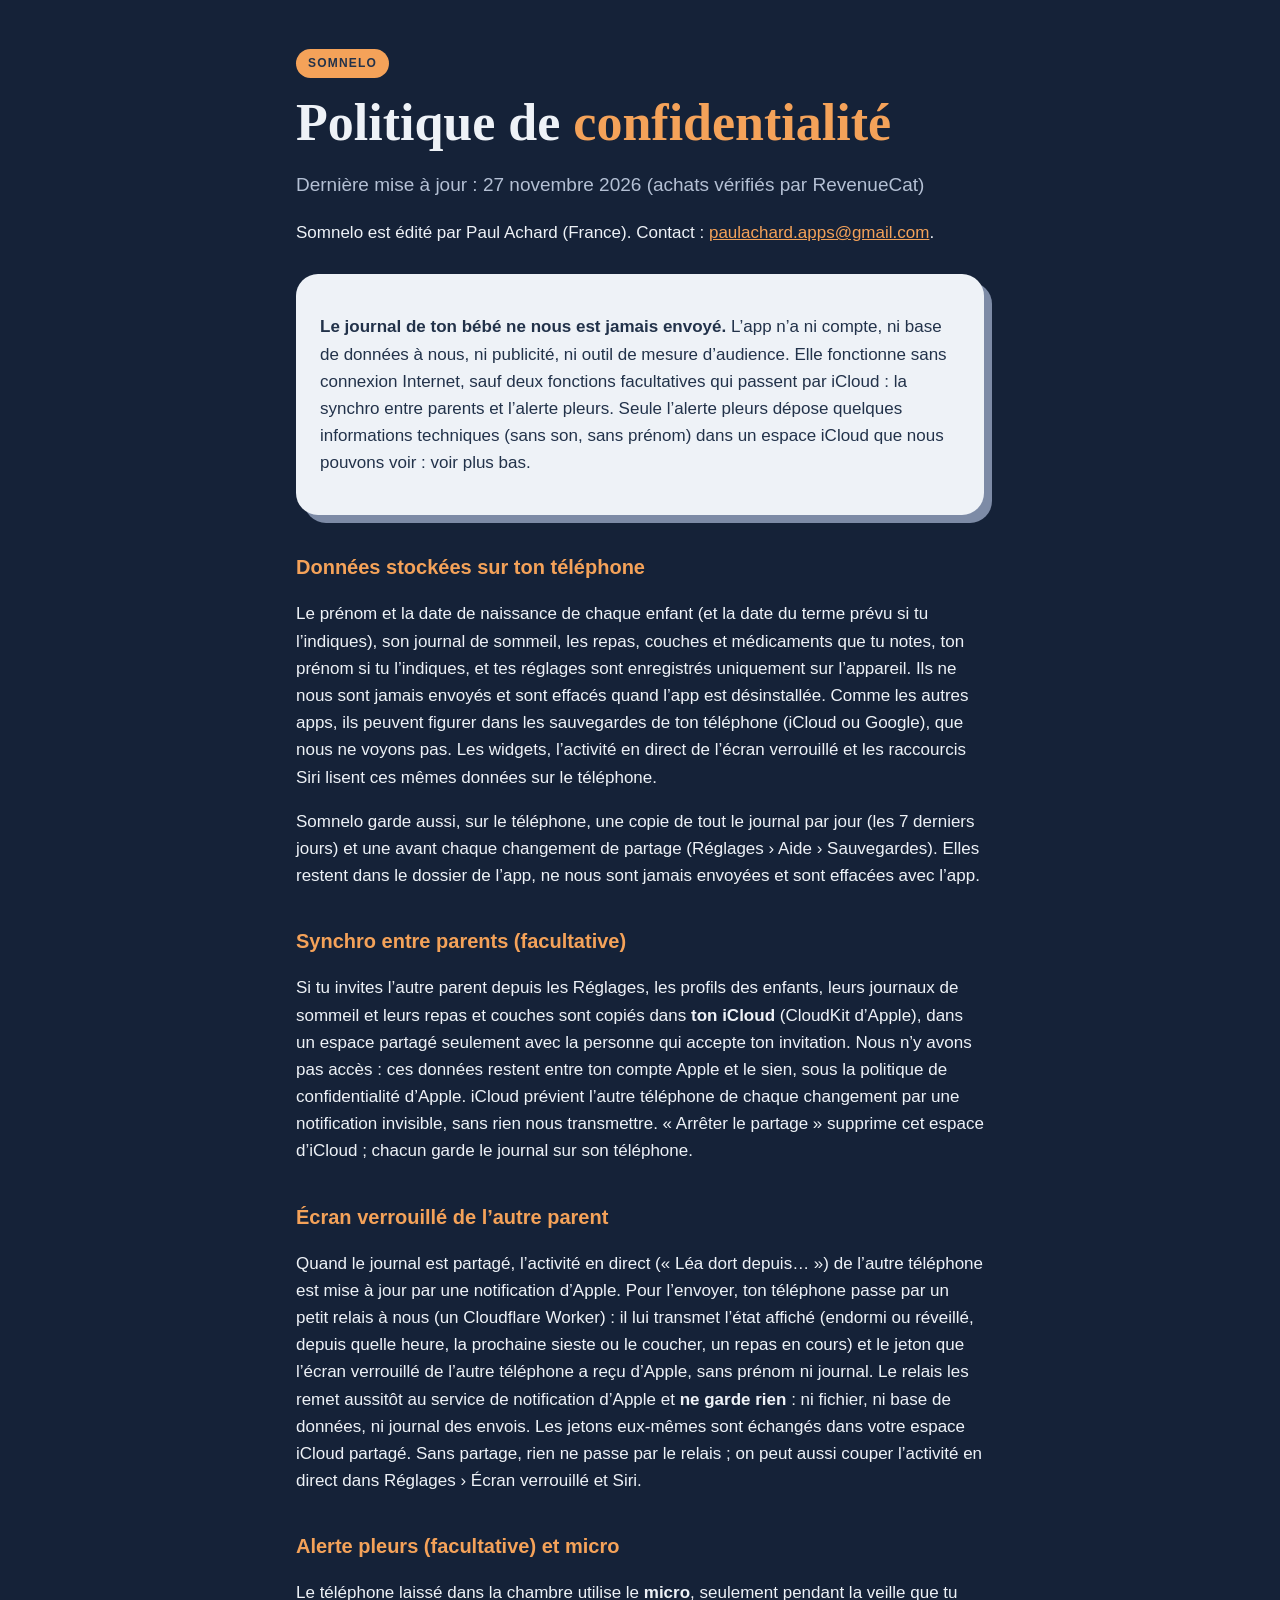
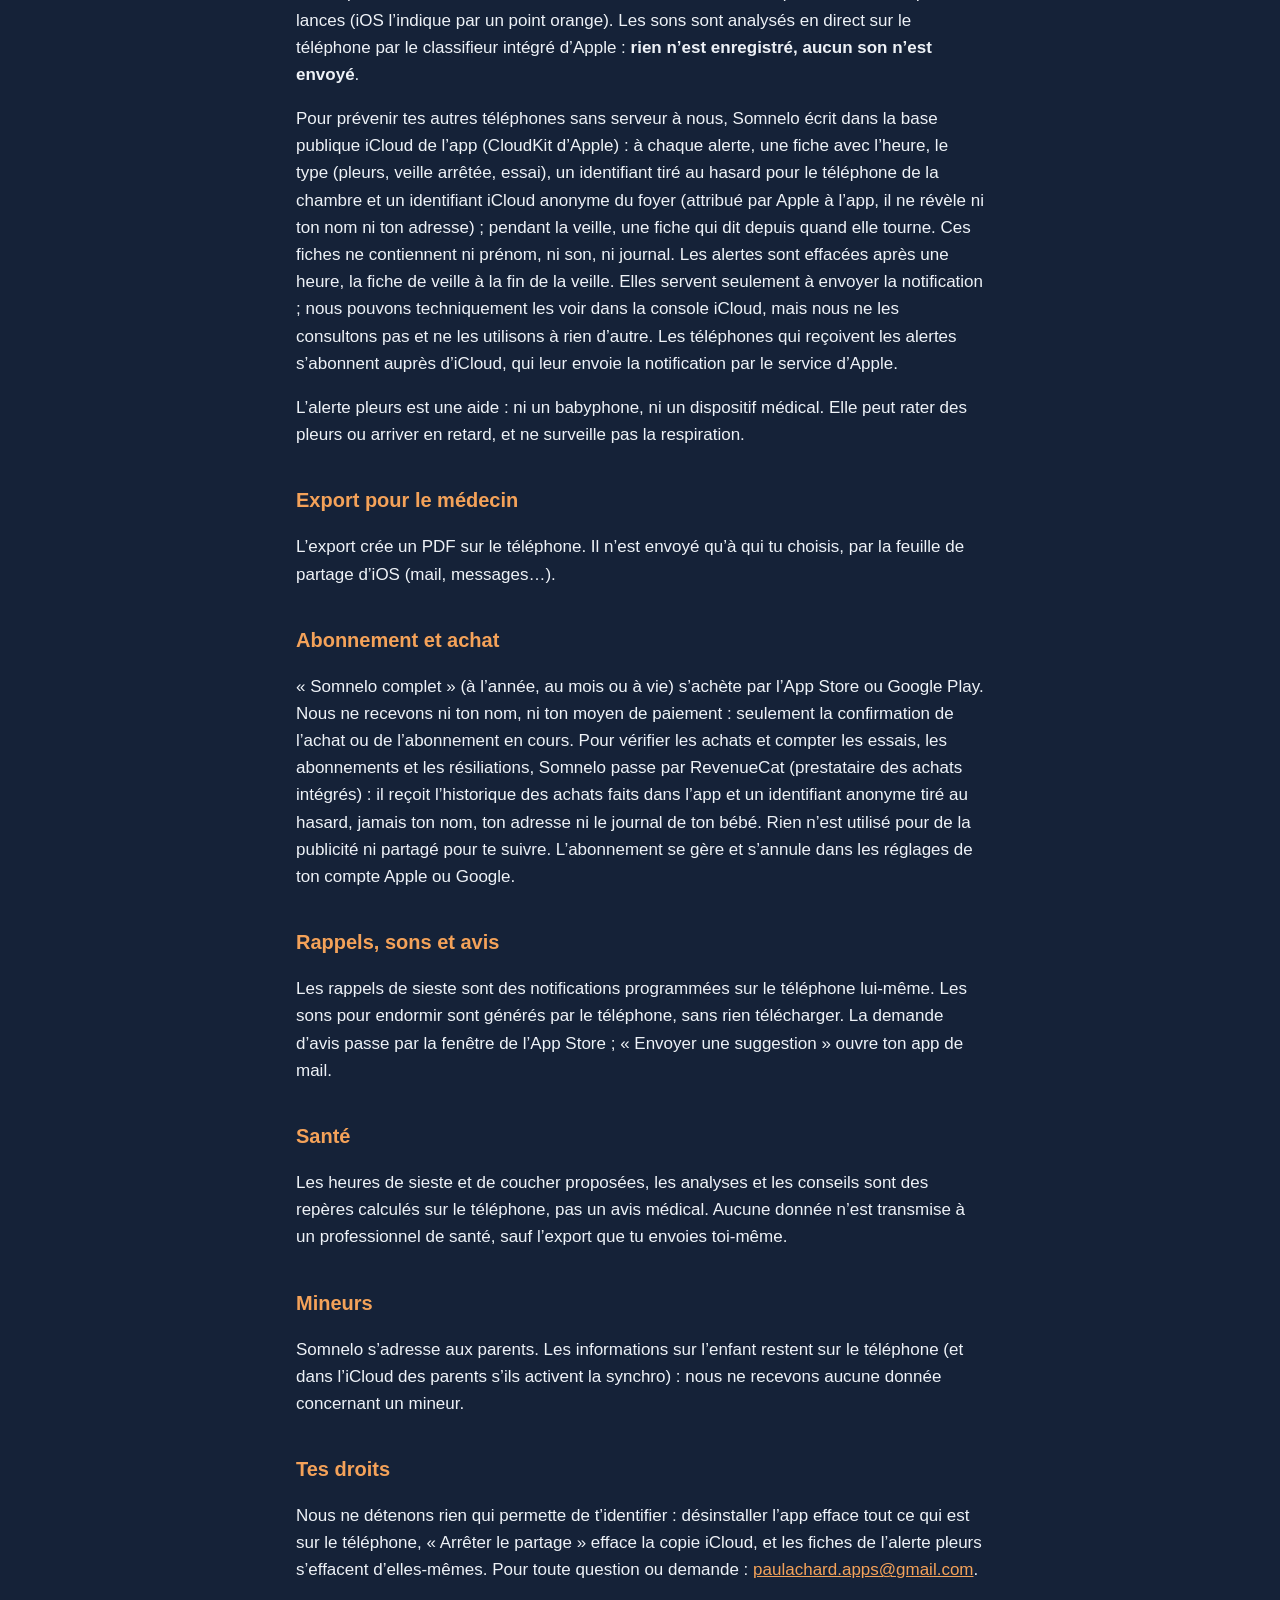
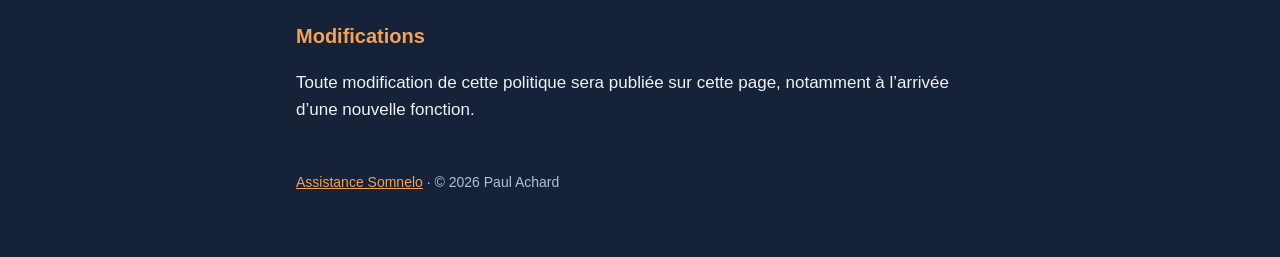
<file: somnelo/confidentialite.html>
<!doctype html>
<html lang="fr"><head><meta charset="utf-8"><meta name="viewport" content="width=device-width,initial-scale=1">
<title>Somnelo · Confidentialité</title><link rel="stylesheet" href="../style.css"><link rel="stylesheet" href="somnelo.css"></head>
<body><main>
<span class="pill">SOMNELO</span>
<h1>Politique de <span>confidentialité</span></h1>
<p class="lead">Dernière mise à jour : 27 novembre 2026 (achats vérifiés par RevenueCat)</p>
<p>Somnelo est édité par Paul Achard (France). Contact : <a href="mailto:paulachard.apps@gmail.com">paulachard.apps@gmail.com</a>.</p>
<div class="card"><p><strong>Le journal de ton bébé ne nous est jamais envoyé.</strong> L’app n’a ni compte, ni base de données à nous, ni publicité, ni outil de mesure d’audience. Elle fonctionne sans connexion Internet, sauf deux fonctions facultatives qui passent par iCloud : la synchro entre parents et l’alerte pleurs. Seule l’alerte pleurs dépose quelques informations techniques (sans son, sans prénom) dans un espace iCloud que nous pouvons voir : voir plus bas.</p></div>
<h2>Données stockées sur ton téléphone</h2>
<p>Le prénom et la date de naissance de chaque enfant (et la date du terme prévu si tu l’indiques), son journal de sommeil, les repas, couches et médicaments que tu notes, ton prénom si tu l’indiques, et tes réglages sont enregistrés uniquement sur l’appareil. Ils ne nous sont jamais envoyés et sont effacés quand l’app est désinstallée. Comme les autres apps, ils peuvent figurer dans les sauvegardes de ton téléphone (iCloud ou Google), que nous ne voyons pas. Les widgets, l’activité en direct de l’écran verrouillé et les raccourcis Siri lisent ces mêmes données sur le téléphone.</p>
<p>Somnelo garde aussi, sur le téléphone, une copie de tout le journal par jour (les 7 derniers jours) et une avant chaque changement de partage (Réglages › Aide › Sauvegardes). Elles restent dans le dossier de l’app, ne nous sont jamais envoyées et sont effacées avec l’app.</p>
<h2>Synchro entre parents (facultative)</h2>
<p>Si tu invites l’autre parent depuis les Réglages, les profils des enfants, leurs journaux de sommeil et leurs repas et couches sont copiés dans <strong>ton iCloud</strong> (CloudKit d’Apple), dans un espace partagé seulement avec la personne qui accepte ton invitation. Nous n’y avons pas accès : ces données restent entre ton compte Apple et le sien, sous la politique de confidentialité d’Apple. iCloud prévient l’autre téléphone de chaque changement par une notification invisible, sans rien nous transmettre. « Arrêter le partage » supprime cet espace d’iCloud ; chacun garde le journal sur son téléphone.</p>
<h2>Écran verrouillé de l’autre parent</h2>
<p>Quand le journal est partagé, l’activité en direct (« Léa dort depuis… ») de l’autre téléphone est mise à jour par une notification d’Apple. Pour l’envoyer, ton téléphone passe par un petit relais à nous (un Cloudflare Worker) : il lui transmet l’état affiché (endormi ou réveillé, depuis quelle heure, la prochaine sieste ou le coucher, un repas en cours) et le jeton que l’écran verrouillé de l’autre téléphone a reçu d’Apple, sans prénom ni journal. Le relais les remet aussitôt au service de notification d’Apple et <strong>ne garde rien</strong> : ni fichier, ni base de données, ni journal des envois. Les jetons eux-mêmes sont échangés dans votre espace iCloud partagé. Sans partage, rien ne passe par le relais ; on peut aussi couper l’activité en direct dans Réglages › Écran verrouillé et Siri.</p>
<h2>Alerte pleurs (facultative) et micro</h2>
<p>Le téléphone laissé dans la chambre utilise le <strong>micro</strong>, seulement pendant la veille que tu lances (iOS l’indique par un point orange). Les sons sont analysés en direct sur le téléphone par le classifieur intégré d’Apple : <strong>rien n’est enregistré, aucun son n’est envoyé</strong>.</p>
<p>Pour prévenir tes autres téléphones sans serveur à nous, Somnelo écrit dans la base publique iCloud de l’app (CloudKit d’Apple) : à chaque alerte, une fiche avec l’heure, le type (pleurs, veille arrêtée, essai), un identifiant tiré au hasard pour le téléphone de la chambre et un identifiant iCloud anonyme du foyer (attribué par Apple à l’app, il ne révèle ni ton nom ni ton adresse) ; pendant la veille, une fiche qui dit depuis quand elle tourne. Ces fiches ne contiennent ni prénom, ni son, ni journal. Les alertes sont effacées après une heure, la fiche de veille à la fin de la veille. Elles servent seulement à envoyer la notification ; nous pouvons techniquement les voir dans la console iCloud, mais nous ne les consultons pas et ne les utilisons à rien d’autre. Les téléphones qui reçoivent les alertes s’abonnent auprès d’iCloud, qui leur envoie la notification par le service d’Apple.</p>
<p>L’alerte pleurs est une aide : ni un babyphone, ni un dispositif médical. Elle peut rater des pleurs ou arriver en retard, et ne surveille pas la respiration.</p>
<h2>Export pour le médecin</h2>
<p>L’export crée un PDF sur le téléphone. Il n’est envoyé qu’à qui tu choisis, par la feuille de partage d’iOS (mail, messages…).</p>
<h2>Abonnement et achat</h2>
<p>« Somnelo complet » (à l’année, au mois ou à vie) s’achète par l’App Store ou Google Play. Nous ne recevons ni ton nom, ni ton moyen de paiement : seulement la confirmation de l’achat ou de l’abonnement en cours. Pour vérifier les achats et compter les essais, les abonnements et les résiliations, Somnelo passe par RevenueCat (prestataire des achats intégrés) : il reçoit l’historique des achats faits dans l’app et un identifiant anonyme tiré au hasard, jamais ton nom, ton adresse ni le journal de ton bébé. Rien n’est utilisé pour de la publicité ni partagé pour te suivre. L’abonnement se gère et s’annule dans les réglages de ton compte Apple ou Google.</p>
<h2>Rappels, sons et avis</h2>
<p>Les rappels de sieste sont des notifications programmées sur le téléphone lui-même. Les sons pour endormir sont générés par le téléphone, sans rien télécharger. La demande d’avis passe par la fenêtre de l’App Store ; « Envoyer une suggestion » ouvre ton app de mail.</p>
<h2>Santé</h2>
<p>Les heures de sieste et de coucher proposées, les analyses et les conseils sont des repères calculés sur le téléphone, pas un avis médical. Aucune donnée n’est transmise à un professionnel de santé, sauf l’export que tu envoies toi-même.</p>
<h2>Mineurs</h2>
<p>Somnelo s’adresse aux parents. Les informations sur l’enfant restent sur le téléphone (et dans l’iCloud des parents s’ils activent la synchro) : nous ne recevons aucune donnée concernant un mineur.</p>
<h2>Tes droits</h2>
<p>Nous ne détenons rien qui permette de t’identifier : désinstaller l’app efface tout ce qui est sur le téléphone, « Arrêter le partage » efface la copie iCloud, et les fiches de l’alerte pleurs s’effacent d’elles-mêmes. Pour toute question ou demande : <a href="mailto:paulachard.apps@gmail.com">paulachard.apps@gmail.com</a>.</p>
<h2>Modifications</h2>
<p>Toute modification de cette politique sera publiée sur cette page, notamment à l’arrivée d’une nouvelle fonction.</p>
<footer><a href="./">Assistance Somnelo</a> · © 2026 Paul Achard</footer>
</main></body></html>
</file>
<file: style.css>
:root{--night:#1A1033;--paper:#FFF4E0;--ink:#1A1033;--muted:#B7A9D9;--coral:#FF5A5F;--sun:#FFC53D;--mint:#2EE6A6}
*{box-sizing:border-box}
body{margin:0;background:var(--night);color:var(--paper);font:17px/1.6 -apple-system,BlinkMacSystemFont,"Segoe UI",Roboto,sans-serif}
main{max-width:720px;margin:0 auto;padding:48px 16px 64px}
h1{font-family:Georgia,"Times New Roman",serif;font-weight:900;font-size:clamp(34px,7vw,52px);line-height:1.05;margin:0 0 12px}
h1 span{color:var(--sun)}
h2{font-size:20px;margin:36px 0 8px;color:var(--sun)}
.lead{color:var(--muted);font-size:19px}
.card{background:var(--paper);color:var(--ink);border-radius:22px;padding:22px 24px;margin:28px 0;box-shadow:8px 8px 0 var(--coral)}
.card h2{color:var(--ink);margin-top:0}
a{color:var(--mint)}
.card a{color:#7a2bd1}
.pill{display:inline-block;background:var(--coral);color:var(--ink);font-weight:800;font-size:12px;letter-spacing:.1em;padding:5px 12px;border-radius:999px;margin-bottom:18px}
footer{margin-top:48px;color:var(--muted);font-size:14px}
.card a.store,.store{display:inline-block;background:var(--ink);color:var(--paper);font-weight:800;text-decoration:none;padding:12px 18px;border-radius:14px;min-height:48px;box-shadow:4px 4px 0 var(--sun)}
.store.soon{background:transparent;color:var(--ink);box-shadow:none;border:2px dashed var(--ink)}
</file>
<file: adjuge/adjuge.css>
/* Couleurs « Salle des ventes » d’Adjugé ! par-dessus le style commun. */
:root{--night:#0E3B2C;--paper:#FBF6EA;--ink:#14261E;--muted:#C9D8CF;--coral:#E5484D;--sun:#E3B04B;--mint:#F2D58A}
.card a{color:#9A2F33}
.pill{background:var(--sun)}
</file>
<file: bouture/bouture.css>
/* Couleurs « Herbier en pot » de Bouture par-dessus le style commun. */
:root{--night:#1E3A2C;--paper:#FBFBF7;--ink:#1E3A2C;--muted:#CFE0C8;--coral:#B4472A;--sun:#E08A6E;--mint:#A9CBEA}
.card a{color:#B4472A}
.pill{background:var(--sun)}
</file>
<file: pifometre/pifometre.css>
/* Couleurs « Mercerie » de Pifomètre par-dessus le style commun. */
:root{--night:#22395A;--paper:#F3EBDD;--ink:#14171C;--muted:#A9B8CF;--coral:#E0443A;--sun:#F6C83B;--mint:#3FC1B0}
.card a{color:#A8302A}
.pill{background:var(--sun)}
</file>
<file: somnelo/somnelo.css>
/* Couleurs « Ciel de chambre » de Somnelo par-dessus le style commun. */
:root{--night:#152238;--paper:#EEF2F7;--ink:#22324A;--muted:#B4C0D4;--coral:#C9D3E6;--sun:#F4A259;--mint:#F4A259}
.card a{color:#A4511A}
.pill{background:var(--sun)}
.card{box-shadow:8px 8px 0 #7D8BA6}
</file>
